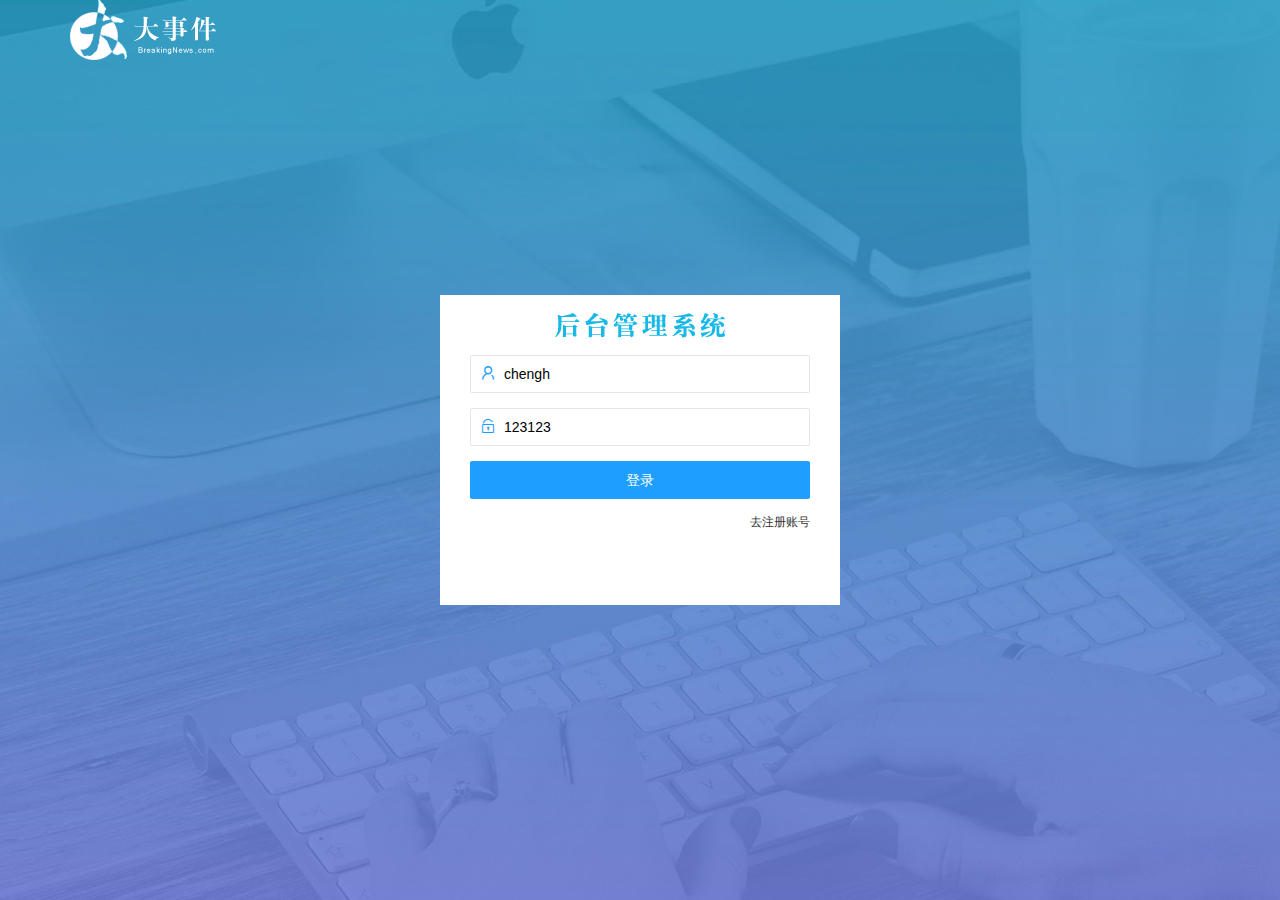
<file: login.html>
<!DOCTYPE html>
<html lang="en">

<head>
    <meta charset="UTF-8">
    <meta name="viewport" content="width=device-width, initial-scale=1.0">
    <title>登录页面</title>
    <!-- 先引入layui样式 便于修改css-->
    <link rel="stylesheet" href="/assets/lib/layui/css/layui.css">
    <link rel="stylesheet" href="/assets/css/login.css">
</head>

<body>
    <!-- 头部logo区域 -->
    <div class="layui-main">
        <img src="/assets/images/logo.png" alt="">
    </div>

    <!-- 登录注册区域 -->
    <div class="loginRegBox">
        <!-- 顶部模块 -->
        <div class="titleBox">
        </div>
        <!-- 登录的div -->
        <div class="loginBox">
            <!-- 登录表单 -->
            <form class="layui-form" id="form_login">
                <!-- 用户名 -->
                <div class="layui-form-item">
                    <i class="layui-icon layui-icon-username" style="font-size: 16px; color: #1E9FFF;"></i>  
                    <input type="text" value="chengh" name="username" required lay-verify="required" placeholder="请输入用户名"
                        autocomplete="off" class="layui-input">
                </div>
                <!-- 密码 -->
                <div class="layui-form-item">
                    <i class="layui-icon layui-icon-password" style="font-size: 16px; color: #1E9FFF;"></i>  
                    <input type="text" value="123123" name="password" required lay-verify="required|pwd" placeholder="请输入密码"
                        autocomplete="off" class="layui-input">
                </div>
                <!-- 登录按钮 -->
                <div class="layui-form-item">
                    <button class="layui-btn layui-btn-fluid layui-btn-normal" lay-submit lay-filter="formDemo">登录</button>
                </div>
                <!-- 去注册 -->
                <div class="layui-form-item links">
                    <a href="JavaScript:;" id="link_reg">去注册账号</a>
                </div>
            </form>

        </div>
        <!-- 注册的div -->
        <div class="regBox" style="display: none;">
            <!-- 登录表单 -->
            <form class="layui-form" action="" id="form_reg">
                <!-- 用户名 -->
                <div class="layui-form-item">
                    <i class="layui-icon layui-icon-username" style="font-size: 16px; color: #1E9FFF;"></i>  
                    <input type="text" name="username" required lay-verify="required" placeholder="请输入用户名"
                        autocomplete="off" class="layui-input">
                </div>
                <!-- 密码 -->
                <div class="layui-form-item">
                    <i class="layui-icon layui-icon-password" style="font-size: 16px; color: #1E9FFF;"></i>  
                    <input type="text" name="password" required lay-verify="required|pwd" placeholder="请输入密码"
                        autocomplete="off" class="layui-input">
                </div>
                <!-- 确认密码 -->
                <div class="layui-form-item">
                    <i class="layui-icon layui-icon-password" style="font-size: 16px; color: #1E9FFF;"></i>  
                    <input type="text" name="repassword" required lay-verify="required|pwd|repwd" placeholder="再次确认密码"
                        autocomplete="off" class="layui-input">
                </div>
                <!-- 登录按钮 -->
                <div class="layui-form-item ">
                    <button class="layui-btn layui-btn-fluid layui-btn-normal" lay-submit lay-filter="formDemo">注册</button>
                </div>
                <!-- 去注册 -->
                <div class="layui-form-item links">
                    <a href="JavaScript:;" id="link_login">登录</a>
                </div>
            </form>
           
        </div>
    </div>

    <!-- 引入layui.all.js实现校验 文件写在最下面 -->
    <script src="/assets/lib/layui/layui.all.js"></script>
    <!-- 导入jQuery -->
    <script src="/assets/lib/jquery.js"></script>
    <!-- 引入baseApi.js -->
    <script src="/assets/js/baseApi.js"></script>
    <!-- 引入自己的js -->
    <script src="/assets/js/login.js"></script>
</body>

</html>
</file>
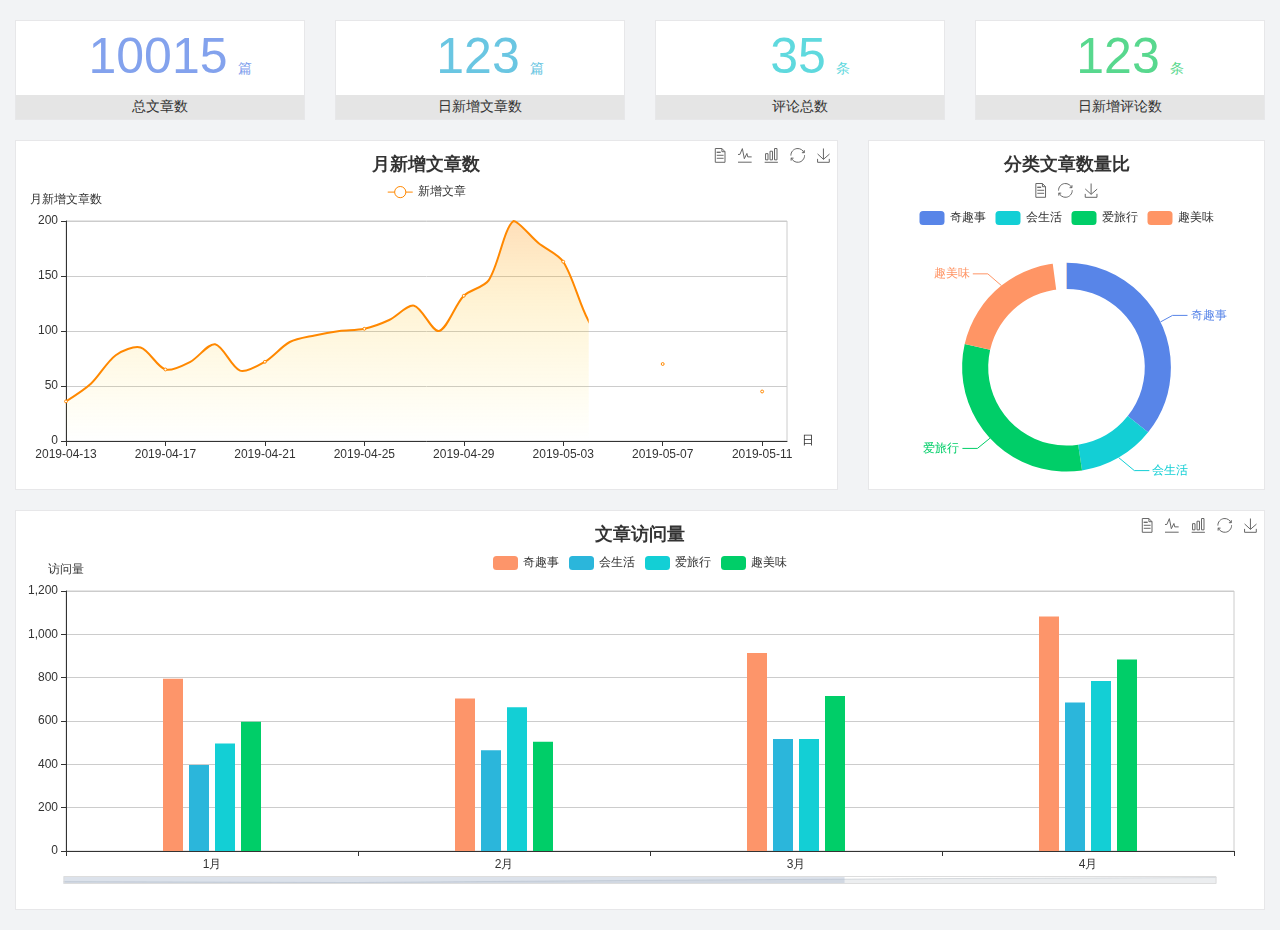
<file: home/dashboard.html>
<!DOCTYPE html>
<html lang="en">

<head>
  <meta charset="UTF-8">
  <meta name="viewport" content="width=device-width, initial-scale=1.0">
  <meta http-equiv="X-UA-Compatible" content="ie=edge">
  <title>图表统计</title>
  <link rel="stylesheet" href="../assets/lib/bootstrap.css" />
  <link rel="stylesheet" href="../assets/lib/main.css" />
  <script src="../assets/lib/jquery.js"></script>
  <script type="text/javascript" src="../assets/lib/echarts.min.js"></script>
</head>

<body>
  <div class="container-fluid">
    <div class="row spannel_list">
      <div class="col-sm-3 col-xs-6">
        <div class="spannel">
          <em>10015</em><span>篇</span>
          <b>总文章数</b>
        </div>
      </div>
      <div class="col-sm-3 col-xs-6">
        <div class="spannel scolor01">
          <em>123</em><span>篇</span>
          <b>日新增文章数</b>
        </div>
      </div>
      <div class="col-sm-3 col-xs-6">
        <div class="spannel scolor02">
          <em>35</em><span>条</span>
          <b>评论总数</b>
        </div>
      </div>
      <div class="col-sm-3 col-xs-6">
        <div class="spannel scolor03">
          <em>123</em><span>条</span>
          <b>日新增评论数</b>
        </div>
      </div>
    </div>
  </div>

  <div class="container-fluid">
    <div class="row curve-pie">
      <div class="col-lg-8 col-md-8">
        <div class="gragh_pannel" id="curve_show"></div>
      </div>
      <div class="col-lg-4 col-md-4">
        <div class="gragh_pannel" id="pie_show"></div>
      </div>
    </div>
  </div>

  <div class="container-fluid">
    <div class="column_pannel" id="column_show"></div>
  </div>

  <script>
    var oChart = echarts.init(document.getElementById('curve_show'));
    var aList_all = [
      { 'count': 36, 'date': '2019-04-13' },
      { 'count': 52, 'date': '2019-04-14' },
      { 'count': 78, 'date': '2019-04-15' },
      { 'count': 85, 'date': '2019-04-16' },
      { 'count': 65, 'date': '2019-04-17' },
      { 'count': 72, 'date': '2019-04-18' },
      { 'count': 88, 'date': '2019-04-19' },
      { 'count': 64, 'date': '2019-04-20' },
      { 'count': 72, 'date': '2019-04-21' },
      { 'count': 90, 'date': '2019-04-22' },
      { 'count': 96, 'date': '2019-04-23' },
      { 'count': 100, 'date': '2019-04-24' },
      { 'count': 102, 'date': '2019-04-25' },
      { 'count': 110, 'date': '2019-04-26' },
      { 'count': 123, 'date': '2019-04-27' },
      { 'count': 100, 'date': '2019-04-28' },
      { 'count': 132, 'date': '2019-04-29' },
      { 'count': 146, 'date': '2019-04-30' },
      { 'count': 200, 'date': '2019-05-01' },
      { 'count': 180, 'date': '2019-05-02' },
      { 'count': 163, 'date': '2019-05-03' },
      { 'count': 110, 'date': '2019-05-04' },
      { 'count': 80, 'date': '2019-05-05' },
      { 'count': 82, 'date': '2019-05-06' },
      { 'count': 70, 'date': '2019-05-07' },
      { 'count': 65, 'date': '2019-05-08' },
      { 'count': 54, 'date': '2019-05-09' },
      { 'count': 40, 'date': '2019-05-10' },
      { 'count': 45, 'date': '2019-05-11' },
      { 'count': 38, 'date': '2019-05-12' },
    ];

    let aCount = [];
    let aDate = [];

    for (var i = 0; i < aList_all.length; i++) {
      aCount.push(aList_all[i].count);
      aDate.push(aList_all[i].date);
    }

    var chartopt = {
      title: {
        text: '月新增文章数',
        left: 'center',
        top: '10'
      },
      tooltip: {
        trigger: 'axis'
      },
      legend: {
        data: ['新增文章'],
        top: '40'
      },
      toolbox: {
        show: true,
        feature: {
          mark: { show: true },
          dataView: { show: true, readOnly: false },
          magicType: { show: true, type: ['line', 'bar'] },
          restore: { show: true },
          saveAsImage: { show: true }
        }
      },
      calculable: true,
      xAxis: [
        {
          name: '日',
          type: 'category',
          boundaryGap: false,
          data: aDate
        }
      ],
      yAxis: [
        {
          name: '月新增文章数',
          type: 'value'
        }
      ],
      series: [
        {
          name: '新增文章',
          type: 'line',
          smooth: true,
          itemStyle: { normal: { areaStyle: { type: 'default' }, color: '#f80' }, lineStyle: { color: '#f80' } },
          data: aCount
        }],
      areaStyle: {
        normal: {
          color: new echarts.graphic.LinearGradient(0, 0, 0, 1, [{
            offset: 0,
            color: 'rgba(255,136,0,0.39)'
          }, {
            offset: .34,
            color: 'rgba(255,180,0,0.25)'
          }, {
            offset: 1,
            color: 'rgba(255,222,0,0.00)'
          }])

        }
      },
      grid: {
        show: true,
        x: 50,
        x2: 50,
        y: 80,
        height: 220
      }
    };

    oChart.setOption(chartopt);


    var oPie = echarts.init(document.getElementById('pie_show'));
    var oPieopt =
    {
      title: {
        top: 10,
        text: '分类文章数量比',
        x: 'center'
      },
      tooltip: {
        trigger: 'item',
        formatter: "{a} <br/>{b} : {c} ({d}%)"
      },
      color: ['#5885e8', '#13cfd5', '#00ce68', '#ff9565'],
      legend: {
        x: 'center',
        top: 65,
        data: ['奇趣事', '会生活', '爱旅行', '趣美味']
      },
      toolbox: {
        show: true,
        x: 'center',
        top: 35,
        feature: {
          mark: { show: true },
          dataView: { show: true, readOnly: false },
          magicType: {
            show: true,
            type: ['pie', 'funnel'],
            option: {
              funnel: {
                x: '25%',
                width: '50%',
                funnelAlign: 'left',
                max: 1548
              }
            }
          },
          restore: { show: true },
          saveAsImage: { show: true }
        }
      },
      calculable: true,
      series: [
        {
          name: '访问来源',
          type: 'pie',
          radius: ['45%', '60%'],
          center: ['50%', '65%'],
          data: [
            { value: 300, name: '奇趣事' },
            { value: 100, name: '会生活' },
            { value: 260, name: '爱旅行' },
            { value: 180, name: '趣美味' }
          ]
        }
      ]
    };
    oPie.setOption(oPieopt);



    var oColumn = this.echarts.init(document.getElementById('column_show'));
    var oColumnopt =
    {
      title: {
        text: '文章访问量',
        left: 'center',
        top: '10'
      },
      tooltip: {
        trigger: 'axis'
      },
      legend: {
        data: ['奇趣事', '会生活', '爱旅行', '趣美味'],
        top: '40'
      },
      toolbox: {
        show: true,
        feature: {
          mark: { show: true },
          dataView: { show: true, readOnly: false },
          magicType: { show: true, type: ['line', 'bar'] },
          restore: { show: true },
          saveAsImage: { show: true }
        }
      },
      calculable: true,
      xAxis: [
        {
          type: 'category',
          data: ['1月', '2月', '3月', '4月', '5月']
        }
      ],
      yAxis: [
        {
          name: '访问量',
          type: 'value'
        }
      ],
      series: [
        {
          name: '奇趣事',
          type: 'bar',
          barWidth: 20,
          itemStyle: {
            normal: { areaStyle: { type: 'default' }, color: '#fd956a' }
          },
          data: [800, 708, 920, 1090, 1200]
        },
        {
          name: '会生活',
          type: 'bar',
          barWidth: 20,
          itemStyle: {
            normal: { areaStyle: { type: 'default' }, color: '#2bb6db' }
          },
          data: [400, 468, 520, 690, 800]
        },
        {
          name: '爱旅行',
          type: 'bar',
          barWidth: 20,
          itemStyle: {
            normal: { areaStyle: { type: 'default' }, color: '#13cfd5' }
          },
          data: [500, 668, 520, 790, 900]
        },
        {
          name: '趣美味',
          type: 'bar',
          barWidth: 20,
          itemStyle: {
            normal: { areaStyle: { type: 'default' }, color: '#00ce68' }
          },
          data: [600, 508, 720, 890, 1000]
        }
      ],
      grid: {
        show: true,
        x: 50,
        x2: 30,
        y: 80,
        height: 260
      },
      dataZoom: [//给x轴设置滚动条
        {
          start: 0,//默认为0
          end: 100 - 1000 / 31,//默认为100
          type: 'slider',
          show: true,
          xAxisIndex: [0],
          handleSize: 0,//滑动条的 左右2个滑动条的大小
          height: 8,//组件高度
          left: 45, //左边的距离
          right: 50,//右边的距离
          bottom: 26,//右边的距离
          handleColor: '#ddd',//h滑动图标的颜色
          handleStyle: {
            borderColor: "#cacaca",
            borderWidth: "1",
            shadowBlur: 2,
            background: "#ddd",
            shadowColor: "#ddd",
          }
        }]
    };
    oColumn.setOption(oColumnopt);
  </script>
</body>

</html>
</file>
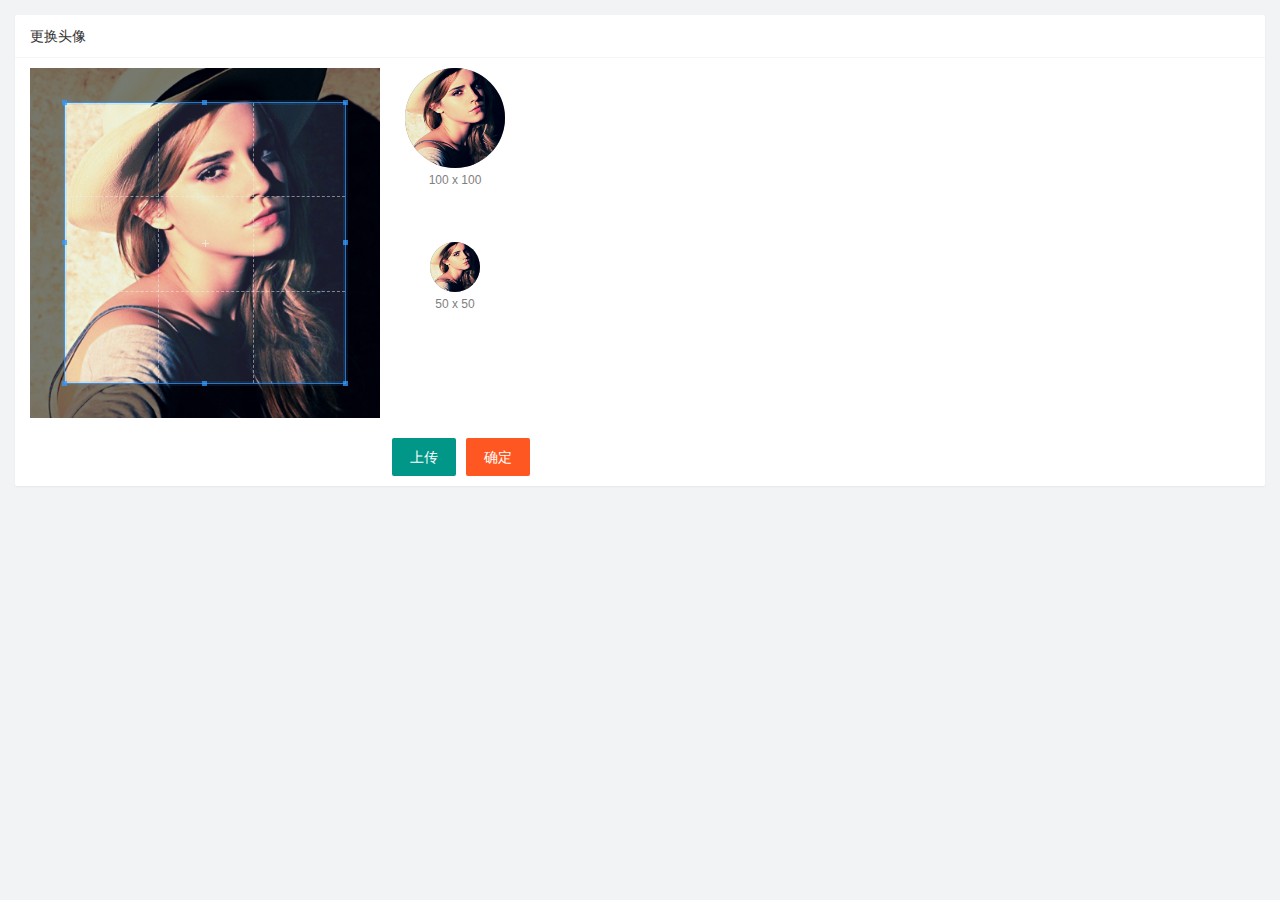
<file: user/user_avatar.html>
<!DOCTYPE html>
<html lang="en">

<head>
    <meta charset="UTF-8">
    <meta name="viewport" content="width=device-width, initial-scale=1.0">
    <title>Document</title>
    <!-- 导入layui样式 -->
    <link rel="stylesheet" href="/assets/lib/layui/css/layui.css">
    <!-- 引入cropper插件 -->
    <link rel="stylesheet" href="/assets/lib/cropper/cropper.css" />
    <!-- 引入自己的css -->
    <link rel="stylesheet" href="/assets/css/user/user_avatar.css">
</head>

<body>
    <div class="layui-card">
        <div class="layui-card-header">更换头像</div>
        <div class="layui-card-body">
            <!-- 第一行的图片裁剪和预览区域 -->
            <div class="row1">
                <!-- 图片裁剪区域 -->
                <div class="cropper-box">
                    <!-- 这个 img 标签很重要，将来会把它初始化为裁剪区域 -->
                    <img id="image" src="/assets/images/sample.jpg" />
                </div>
                <!-- 图片的预览区域 -->
                <div class="preview-box">
                    <div>
                        <!-- 宽高为 100px 的预览区域 -->
                        <div class="img-preview w100"></div>
                        <p class="size">100 x 100</p>
                    </div>
                    <div>
                        <!-- 宽高为 50px 的预览区域 -->
                        <div class="img-preview w50"></div>
                        <p class="size">50 x 50</p>
                    </div>
                </div>
            </div>

            <!-- 第二行的按钮区域 -->
            <div class="row2">
                <!-- accept实现图片上传格式的类型有哪些 -->
                <input type="file" style="display: none;" id="file" accept="image/jpeg,image/png">
                <button type="button" class="layui-btn" id="chooseImg">上传</button>
                <button type="button" id="btnUpload" class="layui-btn layui-btn-danger">确定</button>
            </div>
        </div>
    </div>

    <!-- 引入 layui的js -->
    <script src="/assets/lib/layui/layui.all.js"></script>
    <!-- 引入jq -->
    <script src="/assets/lib/jquery.js"></script>
    <!-- 引入cropper插件的js -->
    <script src="/assets/lib/cropper/Cropper.js"></script>
    <script src="/assets/lib/cropper/jquery-cropper.js"></script>
    <!-- 引入baseApi.js -->
    <script src="/assets/js/baseApi.js"></script>
    <!-- 引入本页面的js -->
    <script src="/assets/js/user/user_avatar.js"></script>
</body>

</html>
</file>
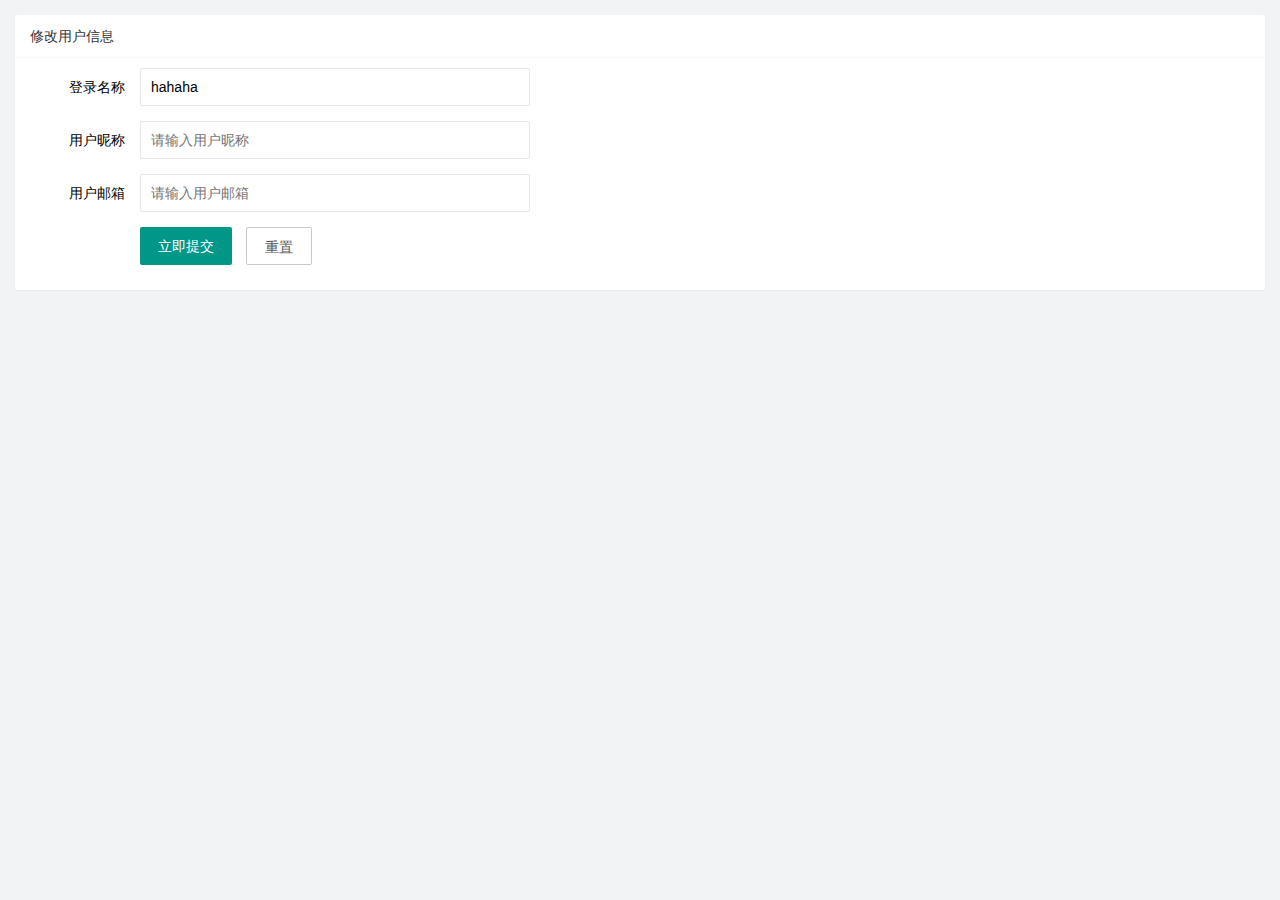
<file: user/user_info.html>
<!DOCTYPE html>
<html lang="en">

<head>
    <meta charset="UTF-8">
    <meta name="viewport" content="width=device-width, initial-scale=1.0">
    <title>Document</title>
    <!-- 导入layui样式 -->
    <link rel="stylesheet" href="/assets/lib/layui/css/layui.css">
    <!-- 引入自己的css -->
    <link rel="stylesheet" href="/assets/css/user/user_info.css">
</head>

<body>
    <div class="layui-card">
        <div class="layui-card-header">修改用户信息</div>
        <div class="layui-card-body">
            <form class="layui-form" lay-filter="formUserInfo">
                <!-- 隐藏域 -->
                <input type="hidden" name="id">
                <!-- 表单信息 -->
                <div class="layui-form-item">
                    <label class="layui-form-label">登录名称</label>
                    <div class="layui-input-block">
                        <input type="text" name="username" readonly value="hahaha" required lay-verify="required"
                            placeholder="请输入登录名称" autocomplete="off" class="layui-input">
                    </div>
                </div>
                <div class="layui-form-item">
                    <label class="layui-form-label">用户昵称</label>
                    <div class="layui-input-block">
                        <input type="text" name="nickname" required lay-verify="required|nickname" placeholder="请输入用户昵称"
                            autocomplete="off" class="layui-input">
                    </div>
                </div>
                <div class="layui-form-item">
                    <label class="layui-form-label">用户邮箱
                    </label>
                    <div class="layui-input-block">
                        <input type="text" name="email" required lay-verify="required|email" placeholder="请输入用户邮箱"
                            autocomplete="off" class="layui-input">
                    </div>
                </div>
                <div class="layui-form-item">
                    <div class="layui-input-block">
                        <button class="layui-btn" lay-submit lay-filter="formDemo">立即提交</button>
                        <button type="reset" id="btnReset" class="layui-btn layui-btn-primary">重置</button>
                    </div>
                </div>
            </form>
        </div>
    </div>

    <!-- 引入 layui的js -->
    <script src="/assets/lib/layui/layui.all.js"></script>
    <!-- 引入jq -->
    <script src="/assets/lib/jquery.js"></script>
    <!-- 引入baseApi.js -->
    <script src="/assets/js/baseApi.js"></script>
    <!-- 引入本页面的js -->
    <script src="/assets/js/user/user_info.js"></script>
</body>

</html>
</file>
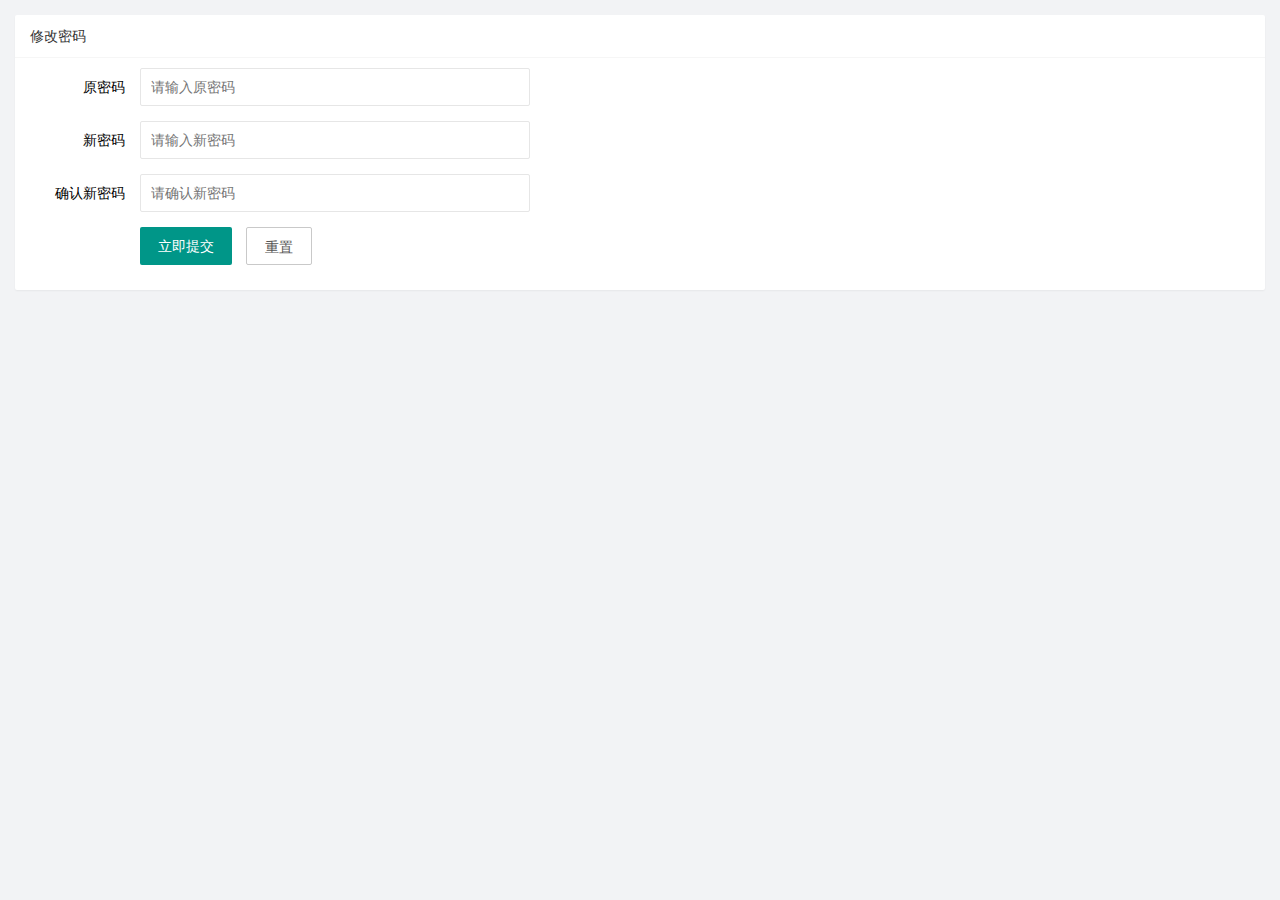
<file: user/user_pwd.html>
<!DOCTYPE html>
<html lang="en">

<head>
    <meta charset="UTF-8">
    <meta name="viewport" content="width=device-width, initial-scale=1.0">
    <title>Document</title>
    <!-- 导入layui样式 -->
    <link rel="stylesheet" href="/assets/lib/layui/css/layui.css">
    <!-- 引入自己的css -->
    <link rel="stylesheet" href="/assets/css/user/user_pwd.css">
</head>

<body>
    <div class="layui-card">
        <div class="layui-card-header">修改密码</div>
        <div class="layui-card-body">
            <form class="layui-form" lay-filter="formUserInfo">
                <!-- 表单信息 -->
                <div class="layui-form-item">
                    <label class="layui-form-label">原密码</label>
                    <div class="layui-input-block">
                        <input type="text" name="oldPwd" required lay-verify="required|pwd"
                            placeholder="请输入原密码" autocomplete="off" class="layui-input">
                    </div>
                </div>
                <div class="layui-form-item">
                    <label class="layui-form-label">新密码</label>
                    <div class="layui-input-block">
                        <input type="text" name="newPwd" required lay-verify="required|pwd|samePwd" placeholder="请输入新密码"
                            autocomplete="off" class="layui-input">
                    </div>
                </div>
                <div class="layui-form-item">
                    <label class="layui-form-label">确认新密码</label>
                    <div class="layui-input-block">
                        <input type="text" name="rePwd" required lay-verify="required|pwd|rePwd" placeholder="请确认新密码"
                            autocomplete="off" class="layui-input">
                    </div>
                </div>
                <div class="layui-form-item">
                    <div class="layui-input-block">
                        <button class="layui-btn" lay-submit lay-filter="formDemo">立即提交</button>
                        <button type="reset" id="btnReset" class="layui-btn layui-btn-primary">重置</button>
                    </div>
                </div>
            </form>
        </div>
    </div>

    <!-- 引入 layui的js -->
    <script src="/assets/lib/layui/layui.all.js"></script>
    <!-- 引入jq -->
    <script src="/assets/lib/jquery.js"></script>
    <!-- 引入baseApi.js -->
    <script src="/assets/js/baseApi.js"></script>
    <!-- 引入本页面的js -->
    <script src="/assets/js/user/user_pwd.js"></script>
</body>

</html>
</file>
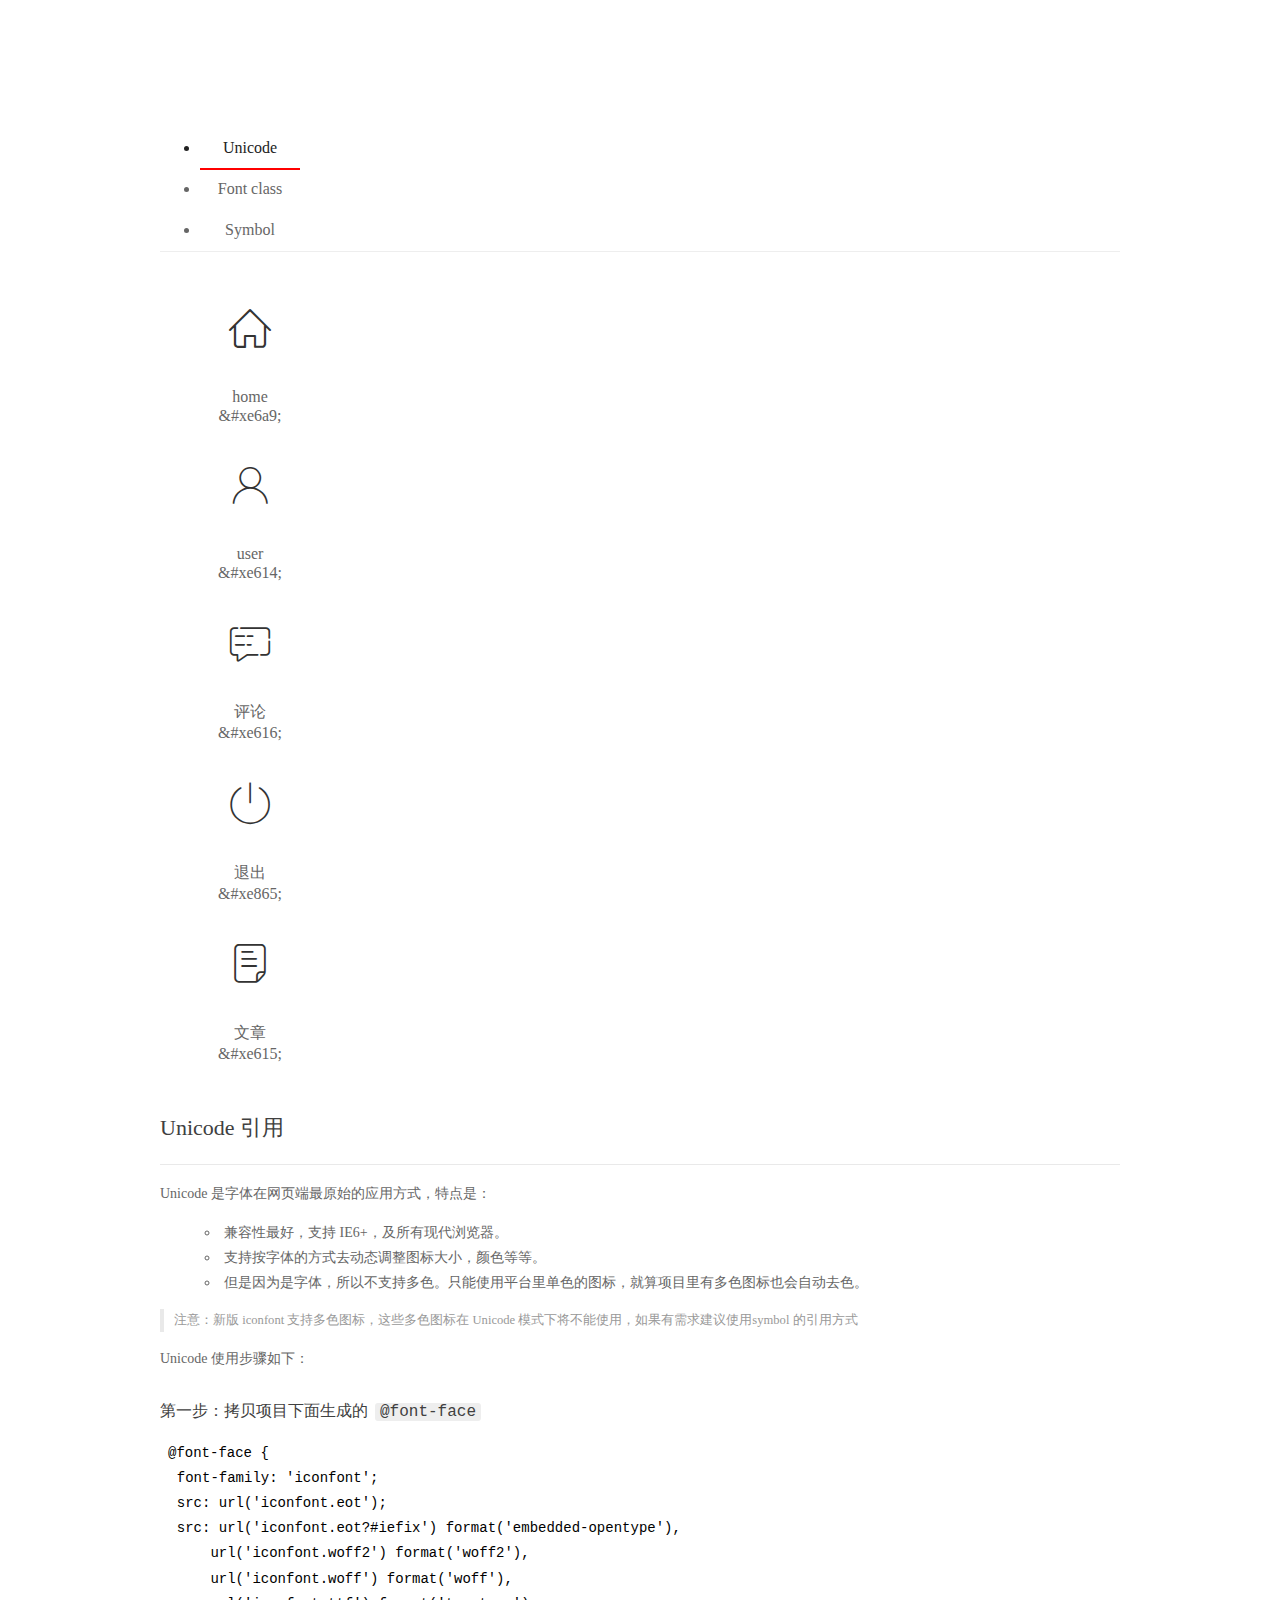
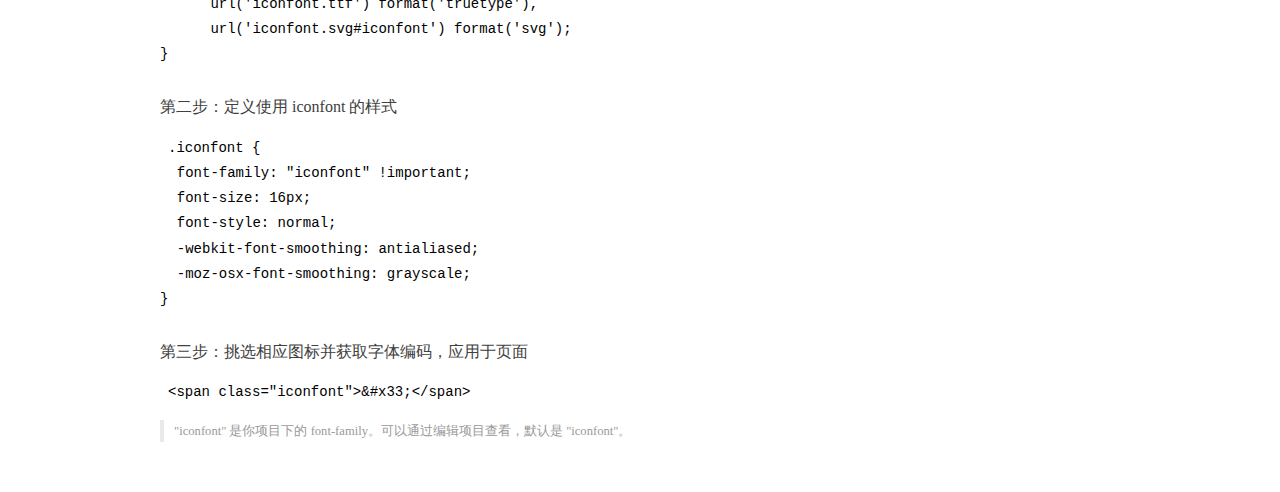
<file: assets/fonts/demo_index.html>
<!DOCTYPE html>
<html>
<head>
  <meta charset="utf-8"/>
  <title>IconFont Demo</title>
  <link rel="shortcut icon" href="https://gtms04.alicdn.com/tps/i4/TB1_oz6GVXXXXaFXpXXJDFnIXXX-64-64.ico" type="image/x-icon"/>
  <link rel="stylesheet" href="https://g.alicdn.com/thx/cube/1.3.2/cube.min.css">
  <link rel="stylesheet" href="demo.css">
  <link rel="stylesheet" href="iconfont.css">
  <script src="iconfont.js"></script>
  <!-- jQuery -->
  <script src="https://a1.alicdn.com/oss/uploads/2018/12/26/7bfddb60-08e8-11e9-9b04-53e73bb6408b.js"></script>
  <!-- 代码高亮 -->
  <script src="https://a1.alicdn.com/oss/uploads/2018/12/26/a3f714d0-08e6-11e9-8a15-ebf944d7534c.js"></script>
</head>
<body>
  <div class="main">
    <h1 class="logo"><a href="https://www.iconfont.cn/" title="iconfont 首页" target="_blank">&#xe86b;</a></h1>
    <div class="nav-tabs">
      <ul id="tabs" class="dib-box">
        <li class="dib active"><span>Unicode</span></li>
        <li class="dib"><span>Font class</span></li>
        <li class="dib"><span>Symbol</span></li>
      </ul>
      
    </div>
    <div class="tab-container">
      <div class="content unicode" style="display: block;">
          <ul class="icon_lists dib-box">
          
            <li class="dib">
              <span class="icon iconfont">&#xe6a9;</span>
                <div class="name">home</div>
                <div class="code-name">&amp;#xe6a9;</div>
              </li>
          
            <li class="dib">
              <span class="icon iconfont">&#xe614;</span>
                <div class="name">user</div>
                <div class="code-name">&amp;#xe614;</div>
              </li>
          
            <li class="dib">
              <span class="icon iconfont">&#xe616;</span>
                <div class="name">评论</div>
                <div class="code-name">&amp;#xe616;</div>
              </li>
          
            <li class="dib">
              <span class="icon iconfont">&#xe865;</span>
                <div class="name">退出</div>
                <div class="code-name">&amp;#xe865;</div>
              </li>
          
            <li class="dib">
              <span class="icon iconfont">&#xe615;</span>
                <div class="name">文章</div>
                <div class="code-name">&amp;#xe615;</div>
              </li>
          
          </ul>
          <div class="article markdown">
          <h2 id="unicode-">Unicode 引用</h2>
          <hr>

          <p>Unicode 是字体在网页端最原始的应用方式，特点是：</p>
          <ul>
            <li>兼容性最好，支持 IE6+，及所有现代浏览器。</li>
            <li>支持按字体的方式去动态调整图标大小，颜色等等。</li>
            <li>但是因为是字体，所以不支持多色。只能使用平台里单色的图标，就算项目里有多色图标也会自动去色。</li>
          </ul>
          <blockquote>
            <p>注意：新版 iconfont 支持多色图标，这些多色图标在 Unicode 模式下将不能使用，如果有需求建议使用symbol 的引用方式</p>
          </blockquote>
          <p>Unicode 使用步骤如下：</p>
          <h3 id="-font-face">第一步：拷贝项目下面生成的 <code>@font-face</code></h3>
<pre><code class="language-css"
>@font-face {
  font-family: 'iconfont';
  src: url('iconfont.eot');
  src: url('iconfont.eot?#iefix') format('embedded-opentype'),
      url('iconfont.woff2') format('woff2'),
      url('iconfont.woff') format('woff'),
      url('iconfont.ttf') format('truetype'),
      url('iconfont.svg#iconfont') format('svg');
}
</code></pre>
          <h3 id="-iconfont-">第二步：定义使用 iconfont 的样式</h3>
<pre><code class="language-css"
>.iconfont {
  font-family: "iconfont" !important;
  font-size: 16px;
  font-style: normal;
  -webkit-font-smoothing: antialiased;
  -moz-osx-font-smoothing: grayscale;
}
</code></pre>
          <h3 id="-">第三步：挑选相应图标并获取字体编码，应用于页面</h3>
<pre>
<code class="language-html"
>&lt;span class="iconfont"&gt;&amp;#x33;&lt;/span&gt;
</code></pre>
          <blockquote>
            <p>"iconfont" 是你项目下的 font-family。可以通过编辑项目查看，默认是 "iconfont"。</p>
          </blockquote>
          </div>
      </div>
      <div class="content font-class">
        <ul class="icon_lists dib-box">
          
          <li class="dib">
            <span class="icon iconfont icon-home"></span>
            <div class="name">
              home
            </div>
            <div class="code-name">.icon-home
            </div>
          </li>
          
          <li class="dib">
            <span class="icon iconfont icon-user"></span>
            <div class="name">
              user
            </div>
            <div class="code-name">.icon-user
            </div>
          </li>
          
          <li class="dib">
            <span class="icon iconfont icon-pinglun"></span>
            <div class="name">
              评论
            </div>
            <div class="code-name">.icon-pinglun
            </div>
          </li>
          
          <li class="dib">
            <span class="icon iconfont icon-tuichu"></span>
            <div class="name">
              退出
            </div>
            <div class="code-name">.icon-tuichu
            </div>
          </li>
          
          <li class="dib">
            <span class="icon iconfont icon-16"></span>
            <div class="name">
              文章
            </div>
            <div class="code-name">.icon-16
            </div>
          </li>
          
        </ul>
        <div class="article markdown">
        <h2 id="font-class-">font-class 引用</h2>
        <hr>

        <p>font-class 是 Unicode 使用方式的一种变种，主要是解决 Unicode 书写不直观，语意不明确的问题。</p>
        <p>与 Unicode 使用方式相比，具有如下特点：</p>
        <ul>
          <li>兼容性良好，支持 IE8+，及所有现代浏览器。</li>
          <li>相比于 Unicode 语意明确，书写更直观。可以很容易分辨这个 icon 是什么。</li>
          <li>因为使用 class 来定义图标，所以当要替换图标时，只需要修改 class 里面的 Unicode 引用。</li>
          <li>不过因为本质上还是使用的字体，所以多色图标还是不支持的。</li>
        </ul>
        <p>使用步骤如下：</p>
        <h3 id="-fontclass-">第一步：引入项目下面生成的 fontclass 代码：</h3>
<pre><code class="language-html">&lt;link rel="stylesheet" href="./iconfont.css"&gt;
</code></pre>
        <h3 id="-">第二步：挑选相应图标并获取类名，应用于页面：</h3>
<pre><code class="language-html">&lt;span class="iconfont icon-xxx"&gt;&lt;/span&gt;
</code></pre>
        <blockquote>
          <p>"
            iconfont" 是你项目下的 font-family。可以通过编辑项目查看，默认是 "iconfont"。</p>
        </blockquote>
      </div>
      </div>
      <div class="content symbol">
          <ul class="icon_lists dib-box">
          
            <li class="dib">
                <svg class="icon svg-icon" aria-hidden="true">
                  <use xlink:href="#icon-home"></use>
                </svg>
                <div class="name">home</div>
                <div class="code-name">#icon-home</div>
            </li>
          
            <li class="dib">
                <svg class="icon svg-icon" aria-hidden="true">
                  <use xlink:href="#icon-user"></use>
                </svg>
                <div class="name">user</div>
                <div class="code-name">#icon-user</div>
            </li>
          
            <li class="dib">
                <svg class="icon svg-icon" aria-hidden="true">
                  <use xlink:href="#icon-pinglun"></use>
                </svg>
                <div class="name">评论</div>
                <div class="code-name">#icon-pinglun</div>
            </li>
          
            <li class="dib">
                <svg class="icon svg-icon" aria-hidden="true">
                  <use xlink:href="#icon-tuichu"></use>
                </svg>
                <div class="name">退出</div>
                <div class="code-name">#icon-tuichu</div>
            </li>
          
            <li class="dib">
                <svg class="icon svg-icon" aria-hidden="true">
                  <use xlink:href="#icon-16"></use>
                </svg>
                <div class="name">文章</div>
                <div class="code-name">#icon-16</div>
            </li>
          
          </ul>
          <div class="article markdown">
          <h2 id="symbol-">Symbol 引用</h2>
          <hr>

          <p>这是一种全新的使用方式，应该说这才是未来的主流，也是平台目前推荐的用法。相关介绍可以参考这篇<a href="">文章</a>
            这种用法其实是做了一个 SVG 的集合，与另外两种相比具有如下特点：</p>
          <ul>
            <li>支持多色图标了，不再受单色限制。</li>
            <li>通过一些技巧，支持像字体那样，通过 <code>font-size</code>, <code>color</code> 来调整样式。</li>
            <li>兼容性较差，支持 IE9+，及现代浏览器。</li>
            <li>浏览器渲染 SVG 的性能一般，还不如 png。</li>
          </ul>
          <p>使用步骤如下：</p>
          <h3 id="-symbol-">第一步：引入项目下面生成的 symbol 代码：</h3>
<pre><code class="language-html">&lt;script src="./iconfont.js"&gt;&lt;/script&gt;
</code></pre>
          <h3 id="-css-">第二步：加入通用 CSS 代码（引入一次就行）：</h3>
<pre><code class="language-html">&lt;style&gt;
.icon {
  width: 1em;
  height: 1em;
  vertical-align: -0.15em;
  fill: currentColor;
  overflow: hidden;
}
&lt;/style&gt;
</code></pre>
          <h3 id="-">第三步：挑选相应图标并获取类名，应用于页面：</h3>
<pre><code class="language-html">&lt;svg class="icon" aria-hidden="true"&gt;
  &lt;use xlink:href="#icon-xxx"&gt;&lt;/use&gt;
&lt;/svg&gt;
</code></pre>
          </div>
      </div>

    </div>
  </div>
  <script>
  $(document).ready(function () {
      $('.tab-container .content:first').show()

      $('#tabs li').click(function (e) {
        var tabContent = $('.tab-container .content')
        var index = $(this).index()

        if ($(this).hasClass('active')) {
          return
        } else {
          $('#tabs li').removeClass('active')
          $(this).addClass('active')

          tabContent.hide().eq(index).fadeIn()
        }
      })
    })
  </script>
</body>
</html>
</file>
<file: assets/lib/layui/css/layui.css>
/** layui-v2.5.5 MIT License By https://www.layui.com */
 .layui-inline,img{display:inline-block;vertical-align:middle}h1,h2,h3,h4,h5,h6{font-weight:400}.layui-edge,.layui-header,.layui-inline,.layui-main{position:relative}.layui-body,.layui-edge,.layui-elip{overflow:hidden}.layui-btn,.layui-edge,.layui-inline,img{vertical-align:middle}.layui-btn,.layui-disabled,.layui-icon,.layui-unselect{-moz-user-select:none;-webkit-user-select:none;-ms-user-select:none}.layui-elip,.layui-form-checkbox span,.layui-form-pane .layui-form-label{text-overflow:ellipsis;white-space:nowrap}.layui-breadcrumb,.layui-tree-btnGroup{visibility:hidden}blockquote,body,button,dd,div,dl,dt,form,h1,h2,h3,h4,h5,h6,input,li,ol,p,pre,td,textarea,th,ul{margin:0;padding:0;-webkit-tap-highlight-color:rgba(0,0,0,0)}a:active,a:hover{outline:0}img{border:none}li{list-style:none}table{border-collapse:collapse;border-spacing:0}h4,h5,h6{font-size:100%}button,input,optgroup,option,select,textarea{font-family:inherit;font-size:inherit;font-style:inherit;font-weight:inherit;outline:0}pre{white-space:pre-wrap;white-space:-moz-pre-wrap;white-space:-pre-wrap;white-space:-o-pre-wrap;word-wrap:break-word}body{line-height:24px;font:14px Helvetica Neue,Helvetica,PingFang SC,Tahoma,Arial,sans-serif}hr{height:1px;margin:10px 0;border:0;clear:both}a{color:#333;text-decoration:none}a:hover{color:#777}a cite{font-style:normal;*cursor:pointer}.layui-border-box,.layui-border-box *{box-sizing:border-box}.layui-box,.layui-box *{box-sizing:content-box}.layui-clear{clear:both;*zoom:1}.layui-clear:after{content:'\20';clear:both;*zoom:1;display:block;height:0}.layui-inline{*display:inline;*zoom:1}.layui-edge{display:inline-block;width:0;height:0;border-width:6px;border-style:dashed;border-color:transparent}.layui-edge-top{top:-4px;border-bottom-color:#999;border-bottom-style:solid}.layui-edge-right{border-left-color:#999;border-left-style:solid}.layui-edge-bottom{top:2px;border-top-color:#999;border-top-style:solid}.layui-edge-left{border-right-color:#999;border-right-style:solid}.layui-disabled,.layui-disabled:hover{color:#d2d2d2!important;cursor:not-allowed!important}.layui-circle{border-radius:100%}.layui-show{display:block!important}.layui-hide{display:none!important}@font-face{font-family:layui-icon;src:url(../font/iconfont.eot?v=250);src:url(../font/iconfont.eot?v=250#iefix) format('embedded-opentype'),url(../font/iconfont.woff2?v=250) format('woff2'),url(../font/iconfont.woff?v=250) format('woff'),url(../font/iconfont.ttf?v=250) format('truetype'),url(../font/iconfont.svg?v=250#layui-icon) format('svg')}.layui-icon{font-family:layui-icon!important;font-size:16px;font-style:normal;-webkit-font-smoothing:antialiased;-moz-osx-font-smoothing:grayscale}.layui-icon-reply-fill:before{content:"\e611"}.layui-icon-set-fill:before{content:"\e614"}.layui-icon-menu-fill:before{content:"\e60f"}.layui-icon-search:before{content:"\e615"}.layui-icon-share:before{content:"\e641"}.layui-icon-set-sm:before{content:"\e620"}.layui-icon-engine:before{content:"\e628"}.layui-icon-close:before{content:"\1006"}.layui-icon-close-fill:before{content:"\1007"}.layui-icon-chart-screen:before{content:"\e629"}.layui-icon-star:before{content:"\e600"}.layui-icon-circle-dot:before{content:"\e617"}.layui-icon-chat:before{content:"\e606"}.layui-icon-release:before{content:"\e609"}.layui-icon-list:before{content:"\e60a"}.layui-icon-chart:before{content:"\e62c"}.layui-icon-ok-circle:before{content:"\1005"}.layui-icon-layim-theme:before{content:"\e61b"}.layui-icon-table:before{content:"\e62d"}.layui-icon-right:before{content:"\e602"}.layui-icon-left:before{content:"\e603"}.layui-icon-cart-simple:before{content:"\e698"}.layui-icon-face-cry:before{content:"\e69c"}.layui-icon-face-smile:before{content:"\e6af"}.layui-icon-survey:before{content:"\e6b2"}.layui-icon-tree:before{content:"\e62e"}.layui-icon-upload-circle:before{content:"\e62f"}.layui-icon-add-circle:before{content:"\e61f"}.layui-icon-download-circle:before{content:"\e601"}.layui-icon-templeate-1:before{content:"\e630"}.layui-icon-util:before{content:"\e631"}.layui-icon-face-surprised:before{content:"\e664"}.layui-icon-edit:before{content:"\e642"}.layui-icon-speaker:before{content:"\e645"}.layui-icon-down:before{content:"\e61a"}.layui-icon-file:before{content:"\e621"}.layui-icon-layouts:before{content:"\e632"}.layui-icon-rate-half:before{content:"\e6c9"}.layui-icon-add-circle-fine:before{content:"\e608"}.layui-icon-prev-circle:before{content:"\e633"}.layui-icon-read:before{content:"\e705"}.layui-icon-404:before{content:"\e61c"}.layui-icon-carousel:before{content:"\e634"}.layui-icon-help:before{content:"\e607"}.layui-icon-code-circle:before{content:"\e635"}.layui-icon-water:before{content:"\e636"}.layui-icon-username:before{content:"\e66f"}.layui-icon-find-fill:before{content:"\e670"}.layui-icon-about:before{content:"\e60b"}.layui-icon-location:before{content:"\e715"}.layui-icon-up:before{content:"\e619"}.layui-icon-pause:before{content:"\e651"}.layui-icon-date:before{content:"\e637"}.layui-icon-layim-uploadfile:before{content:"\e61d"}.layui-icon-delete:before{content:"\e640"}.layui-icon-play:before{content:"\e652"}.layui-icon-top:before{content:"\e604"}.layui-icon-friends:before{content:"\e612"}.layui-icon-refresh-3:before{content:"\e9aa"}.layui-icon-ok:before{content:"\e605"}.layui-icon-layer:before{content:"\e638"}.layui-icon-face-smile-fine:before{content:"\e60c"}.layui-icon-dollar:before{content:"\e659"}.layui-icon-group:before{content:"\e613"}.layui-icon-layim-download:before{content:"\e61e"}.layui-icon-picture-fine:before{content:"\e60d"}.layui-icon-link:before{content:"\e64c"}.layui-icon-diamond:before{content:"\e735"}.layui-icon-log:before{content:"\e60e"}.layui-icon-rate-solid:before{content:"\e67a"}.layui-icon-fonts-del:before{content:"\e64f"}.layui-icon-unlink:before{content:"\e64d"}.layui-icon-fonts-clear:before{content:"\e639"}.layui-icon-triangle-r:before{content:"\e623"}.layui-icon-circle:before{content:"\e63f"}.layui-icon-radio:before{content:"\e643"}.layui-icon-align-center:before{content:"\e647"}.layui-icon-align-right:before{content:"\e648"}.layui-icon-align-left:before{content:"\e649"}.layui-icon-loading-1:before{content:"\e63e"}.layui-icon-return:before{content:"\e65c"}.layui-icon-fonts-strong:before{content:"\e62b"}.layui-icon-upload:before{content:"\e67c"}.layui-icon-dialogue:before{content:"\e63a"}.layui-icon-video:before{content:"\e6ed"}.layui-icon-headset:before{content:"\e6fc"}.layui-icon-cellphone-fine:before{content:"\e63b"}.layui-icon-add-1:before{content:"\e654"}.layui-icon-face-smile-b:before{content:"\e650"}.layui-icon-fonts-html:before{content:"\e64b"}.layui-icon-form:before{content:"\e63c"}.layui-icon-cart:before{content:"\e657"}.layui-icon-camera-fill:before{content:"\e65d"}.layui-icon-tabs:before{content:"\e62a"}.layui-icon-fonts-code:before{content:"\e64e"}.layui-icon-fire:before{content:"\e756"}.layui-icon-set:before{content:"\e716"}.layui-icon-fonts-u:before{content:"\e646"}.layui-icon-triangle-d:before{content:"\e625"}.layui-icon-tips:before{content:"\e702"}.layui-icon-picture:before{content:"\e64a"}.layui-icon-more-vertical:before{content:"\e671"}.layui-icon-flag:before{content:"\e66c"}.layui-icon-loading:before{content:"\e63d"}.layui-icon-fonts-i:before{content:"\e644"}.layui-icon-refresh-1:before{content:"\e666"}.layui-icon-rmb:before{content:"\e65e"}.layui-icon-home:before{content:"\e68e"}.layui-icon-user:before{content:"\e770"}.layui-icon-notice:before{content:"\e667"}.layui-icon-login-weibo:before{content:"\e675"}.layui-icon-voice:before{content:"\e688"}.layui-icon-upload-drag:before{content:"\e681"}.layui-icon-login-qq:before{content:"\e676"}.layui-icon-snowflake:before{content:"\e6b1"}.layui-icon-file-b:before{content:"\e655"}.layui-icon-template:before{content:"\e663"}.layui-icon-auz:before{content:"\e672"}.layui-icon-console:before{content:"\e665"}.layui-icon-app:before{content:"\e653"}.layui-icon-prev:before{content:"\e65a"}.layui-icon-website:before{content:"\e7ae"}.layui-icon-next:before{content:"\e65b"}.layui-icon-component:before{content:"\e857"}.layui-icon-more:before{content:"\e65f"}.layui-icon-login-wechat:before{content:"\e677"}.layui-icon-shrink-right:before{content:"\e668"}.layui-icon-spread-left:before{content:"\e66b"}.layui-icon-camera:before{content:"\e660"}.layui-icon-note:before{content:"\e66e"}.layui-icon-refresh:before{content:"\e669"}.layui-icon-female:before{content:"\e661"}.layui-icon-male:before{content:"\e662"}.layui-icon-password:before{content:"\e673"}.layui-icon-senior:before{content:"\e674"}.layui-icon-theme:before{content:"\e66a"}.layui-icon-tread:before{content:"\e6c5"}.layui-icon-praise:before{content:"\e6c6"}.layui-icon-star-fill:before{content:"\e658"}.layui-icon-rate:before{content:"\e67b"}.layui-icon-template-1:before{content:"\e656"}.layui-icon-vercode:before{content:"\e679"}.layui-icon-cellphone:before{content:"\e678"}.layui-icon-screen-full:before{content:"\e622"}.layui-icon-screen-restore:before{content:"\e758"}.layui-icon-cols:before{content:"\e610"}.layui-icon-export:before{content:"\e67d"}.layui-icon-print:before{content:"\e66d"}.layui-icon-slider:before{content:"\e714"}.layui-icon-addition:before{content:"\e624"}.layui-icon-subtraction:before{content:"\e67e"}.layui-icon-service:before{content:"\e626"}.layui-icon-transfer:before{content:"\e691"}.layui-main{width:1140px;margin:0 auto}.layui-header{z-index:1000;height:60px}.layui-header a:hover{transition:all .5s;-webkit-transition:all .5s}.layui-side{position:fixed;left:0;top:0;bottom:0;z-index:999;width:200px;overflow-x:hidden}.layui-side-scroll{position:relative;width:220px;height:100%;overflow-x:hidden}.layui-body{position:absolute;left:200px;right:0;top:0;bottom:0;z-index:998;width:auto;overflow-y:auto;box-sizing:border-box}.layui-layout-body{overflow:hidden}.layui-layout-admin .layui-header{background-color:#23262E}.layui-layout-admin .layui-side{top:60px;width:200px;overflow-x:hidden}.layui-layout-admin .layui-body{position:fixed;top:60px;bottom:44px}.layui-layout-admin .layui-main{width:auto;margin:0 15px}.layui-layout-admin .layui-footer{position:fixed;left:200px;right:0;bottom:0;height:44px;line-height:44px;padding:0 15px;background-color:#eee}.layui-layout-admin .layui-logo{position:absolute;left:0;top:0;width:200px;height:100%;line-height:60px;text-align:center;color:#009688;font-size:16px}.layui-layout-admin .layui-header .layui-nav{background:0 0}.layui-layout-left{position:absolute!important;left:200px;top:0}.layui-layout-right{position:absolute!important;right:0;top:0}.layui-container{position:relative;margin:0 auto;padding:0 15px;box-sizing:border-box}.layui-fluid{position:relative;margin:0 auto;padding:0 15px}.layui-row:after,.layui-row:before{content:'';display:block;clear:both}.layui-col-lg1,.layui-col-lg10,.layui-col-lg11,.layui-col-lg12,.layui-col-lg2,.layui-col-lg3,.layui-col-lg4,.layui-col-lg5,.layui-col-lg6,.layui-col-lg7,.layui-col-lg8,.layui-col-lg9,.layui-col-md1,.layui-col-md10,.layui-col-md11,.layui-col-md12,.layui-col-md2,.layui-col-md3,.layui-col-md4,.layui-col-md5,.layui-col-md6,.layui-col-md7,.layui-col-md8,.layui-col-md9,.layui-col-sm1,.layui-col-sm10,.layui-col-sm11,.layui-col-sm12,.layui-col-sm2,.layui-col-sm3,.layui-col-sm4,.layui-col-sm5,.layui-col-sm6,.layui-col-sm7,.layui-col-sm8,.layui-col-sm9,.layui-col-xs1,.layui-col-xs10,.layui-col-xs11,.layui-col-xs12,.layui-col-xs2,.layui-col-xs3,.layui-col-xs4,.layui-col-xs5,.layui-col-xs6,.layui-col-xs7,.layui-col-xs8,.layui-col-xs9{position:relative;display:block;box-sizing:border-box}.layui-col-xs1,.layui-col-xs10,.layui-col-xs11,.layui-col-xs12,.layui-col-xs2,.layui-col-xs3,.layui-col-xs4,.layui-col-xs5,.layui-col-xs6,.layui-col-xs7,.layui-col-xs8,.layui-col-xs9{float:left}.layui-col-xs1{width:8.33333333%}.layui-col-xs2{width:16.66666667%}.layui-col-xs3{width:25%}.layui-col-xs4{width:33.33333333%}.layui-col-xs5{width:41.66666667%}.layui-col-xs6{width:50%}.layui-col-xs7{width:58.33333333%}.layui-col-xs8{width:66.66666667%}.layui-col-xs9{width:75%}.layui-col-xs10{width:83.33333333%}.layui-col-xs11{width:91.66666667%}.layui-col-xs12{width:100%}.layui-col-xs-offset1{margin-left:8.33333333%}.layui-col-xs-offset2{margin-left:16.66666667%}.layui-col-xs-offset3{margin-left:25%}.layui-col-xs-offset4{margin-left:33.33333333%}.layui-col-xs-offset5{margin-left:41.66666667%}.layui-col-xs-offset6{margin-left:50%}.layui-col-xs-offset7{margin-left:58.33333333%}.layui-col-xs-offset8{margin-left:66.66666667%}.layui-col-xs-offset9{margin-left:75%}.layui-col-xs-offset10{margin-left:83.33333333%}.layui-col-xs-offset11{margin-left:91.66666667%}.layui-col-xs-offset12{margin-left:100%}@media screen and (max-width:768px){.layui-hide-xs{display:none!important}.layui-show-xs-block{display:block!important}.layui-show-xs-inline{display:inline!important}.layui-show-xs-inline-block{display:inline-block!important}}@media screen and (min-width:768px){.layui-container{width:750px}.layui-hide-sm{display:none!important}.layui-show-sm-block{display:block!important}.layui-show-sm-inline{display:inline!important}.layui-show-sm-inline-block{display:inline-block!important}.layui-col-sm1,.layui-col-sm10,.layui-col-sm11,.layui-col-sm12,.layui-col-sm2,.layui-col-sm3,.layui-col-sm4,.layui-col-sm5,.layui-col-sm6,.layui-col-sm7,.layui-col-sm8,.layui-col-sm9{float:left}.layui-col-sm1{width:8.33333333%}.layui-col-sm2{width:16.66666667%}.layui-col-sm3{width:25%}.layui-col-sm4{width:33.33333333%}.layui-col-sm5{width:41.66666667%}.layui-col-sm6{width:50%}.layui-col-sm7{width:58.33333333%}.layui-col-sm8{width:66.66666667%}.layui-col-sm9{width:75%}.layui-col-sm10{width:83.33333333%}.layui-col-sm11{width:91.66666667%}.layui-col-sm12{width:100%}.layui-col-sm-offset1{margin-left:8.33333333%}.layui-col-sm-offset2{margin-left:16.66666667%}.layui-col-sm-offset3{margin-left:25%}.layui-col-sm-offset4{margin-left:33.33333333%}.layui-col-sm-offset5{margin-left:41.66666667%}.layui-col-sm-offset6{margin-left:50%}.layui-col-sm-offset7{margin-left:58.33333333%}.layui-col-sm-offset8{margin-left:66.66666667%}.layui-col-sm-offset9{margin-left:75%}.layui-col-sm-offset10{margin-left:83.33333333%}.layui-col-sm-offset11{margin-left:91.66666667%}.layui-col-sm-offset12{margin-left:100%}}@media screen and (min-width:992px){.layui-container{width:970px}.layui-hide-md{display:none!important}.layui-show-md-block{display:block!important}.layui-show-md-inline{display:inline!important}.layui-show-md-inline-block{display:inline-block!important}.layui-col-md1,.layui-col-md10,.layui-col-md11,.layui-col-md12,.layui-col-md2,.layui-col-md3,.layui-col-md4,.layui-col-md5,.layui-col-md6,.layui-col-md7,.layui-col-md8,.layui-col-md9{float:left}.layui-col-md1{width:8.33333333%}.layui-col-md2{width:16.66666667%}.layui-col-md3{width:25%}.layui-col-md4{width:33.33333333%}.layui-col-md5{width:41.66666667%}.layui-col-md6{width:50%}.layui-col-md7{width:58.33333333%}.layui-col-md8{width:66.66666667%}.layui-col-md9{width:75%}.layui-col-md10{width:83.33333333%}.layui-col-md11{width:91.66666667%}.layui-col-md12{width:100%}.layui-col-md-offset1{margin-left:8.33333333%}.layui-col-md-offset2{margin-left:16.66666667%}.layui-col-md-offset3{margin-left:25%}.layui-col-md-offset4{margin-left:33.33333333%}.layui-col-md-offset5{margin-left:41.66666667%}.layui-col-md-offset6{margin-left:50%}.layui-col-md-offset7{margin-left:58.33333333%}.layui-col-md-offset8{margin-left:66.66666667%}.layui-col-md-offset9{margin-left:75%}.layui-col-md-offset10{margin-left:83.33333333%}.layui-col-md-offset11{margin-left:91.66666667%}.layui-col-md-offset12{margin-left:100%}}@media screen and (min-width:1200px){.layui-container{width:1170px}.layui-hide-lg{display:none!important}.layui-show-lg-block{display:block!important}.layui-show-lg-inline{display:inline!important}.layui-show-lg-inline-block{display:inline-block!important}.layui-col-lg1,.layui-col-lg10,.layui-col-lg11,.layui-col-lg12,.layui-col-lg2,.layui-col-lg3,.layui-col-lg4,.layui-col-lg5,.layui-col-lg6,.layui-col-lg7,.layui-col-lg8,.layui-col-lg9{float:left}.layui-col-lg1{width:8.33333333%}.layui-col-lg2{width:16.66666667%}.layui-col-lg3{width:25%}.layui-col-lg4{width:33.33333333%}.layui-col-lg5{width:41.66666667%}.layui-col-lg6{width:50%}.layui-col-lg7{width:58.33333333%}.layui-col-lg8{width:66.66666667%}.layui-col-lg9{width:75%}.layui-col-lg10{width:83.33333333%}.layui-col-lg11{width:91.66666667%}.layui-col-lg12{width:100%}.layui-col-lg-offset1{margin-left:8.33333333%}.layui-col-lg-offset2{margin-left:16.66666667%}.layui-col-lg-offset3{margin-left:25%}.layui-col-lg-offset4{margin-left:33.33333333%}.layui-col-lg-offset5{margin-left:41.66666667%}.layui-col-lg-offset6{margin-left:50%}.layui-col-lg-offset7{margin-left:58.33333333%}.layui-col-lg-offset8{margin-left:66.66666667%}.layui-col-lg-offset9{margin-left:75%}.layui-col-lg-offset10{margin-left:83.33333333%}.layui-col-lg-offset11{margin-left:91.66666667%}.layui-col-lg-offset12{margin-left:100%}}.layui-col-space1{margin:-.5px}.layui-col-space1>*{padding:.5px}.layui-col-space3{margin:-1.5px}.layui-col-space3>*{padding:1.5px}.layui-col-space5{margin:-2.5px}.layui-col-space5>*{padding:2.5px}.layui-col-space8{margin:-3.5px}.layui-col-space8>*{padding:3.5px}.layui-col-space10{margin:-5px}.layui-col-space10>*{padding:5px}.layui-col-space12{margin:-6px}.layui-col-space12>*{padding:6px}.layui-col-space15{margin:-7.5px}.layui-col-space15>*{padding:7.5px}.layui-col-space18{margin:-9px}.layui-col-space18>*{padding:9px}.layui-col-space20{margin:-10px}.layui-col-space20>*{padding:10px}.layui-col-space22{margin:-11px}.layui-col-space22>*{padding:11px}.layui-col-space25{margin:-12.5px}.layui-col-space25>*{padding:12.5px}.layui-col-space30{margin:-15px}.layui-col-space30>*{padding:15px}.layui-btn,.layui-input,.layui-select,.layui-textarea,.layui-upload-button{outline:0;-webkit-appearance:none;transition:all .3s;-webkit-transition:all .3s;box-sizing:border-box}.layui-elem-quote{margin-bottom:10px;padding:15px;line-height:22px;border-left:5px solid #009688;border-radius:0 2px 2px 0;background-color:#f2f2f2}.layui-quote-nm{border-style:solid;border-width:1px 1px 1px 5px;background:0 0}.layui-elem-field{margin-bottom:10px;padding:0;border-width:1px;border-style:solid}.layui-elem-field legend{margin-left:20px;padding:0 10px;font-size:20px;font-weight:300}.layui-field-title{margin:10px 0 20px;border-width:1px 0 0}.layui-field-box{padding:10px 15px}.layui-field-title .layui-field-box{padding:10px 0}.layui-progress{position:relative;height:6px;border-radius:20px;background-color:#e2e2e2}.layui-progress-bar{position:absolute;left:0;top:0;width:0;max-width:100%;height:6px;border-radius:20px;text-align:right;background-color:#5FB878;transition:all .3s;-webkit-transition:all .3s}.layui-progress-big,.layui-progress-big .layui-progress-bar{height:18px;line-height:18px}.layui-progress-text{position:relative;top:-20px;line-height:18px;font-size:12px;color:#666}.layui-progress-big .layui-progress-text{position:static;padding:0 10px;color:#fff}.layui-collapse{border-width:1px;border-style:solid;border-radius:2px}.layui-colla-content,.layui-colla-item{border-top-width:1px;border-top-style:solid}.layui-colla-item:first-child{border-top:none}.layui-colla-title{position:relative;height:42px;line-height:42px;padding:0 15px 0 35px;color:#333;background-color:#f2f2f2;cursor:pointer;font-size:14px;overflow:hidden}.layui-colla-content{display:none;padding:10px 15px;line-height:22px;color:#666}.layui-colla-icon{position:absolute;left:15px;top:0;font-size:14px}.layui-card{margin-bottom:15px;border-radius:2px;background-color:#fff;box-shadow:0 1px 2px 0 rgba(0,0,0,.05)}.layui-card:last-child{margin-bottom:0}.layui-card-header{position:relative;height:42px;line-height:42px;padding:0 15px;border-bottom:1px solid #f6f6f6;color:#333;border-radius:2px 2px 0 0;font-size:14px}.layui-bg-black,.layui-bg-blue,.layui-bg-cyan,.layui-bg-green,.layui-bg-orange,.layui-bg-red{color:#fff!important}.layui-card-body{position:relative;padding:10px 15px;line-height:24px}.layui-card-body[pad15]{padding:15px}.layui-card-body[pad20]{padding:20px}.layui-card-body .layui-table{margin:5px 0}.layui-card .layui-tab{margin:0}.layui-panel-window{position:relative;padding:15px;border-radius:0;border-top:5px solid #E6E6E6;background-color:#fff}.layui-auxiliar-moving{position:fixed;left:0;right:0;top:0;bottom:0;width:100%;height:100%;background:0 0;z-index:9999999999}.layui-form-label,.layui-form-mid,.layui-form-select,.layui-input-block,.layui-input-inline,.layui-textarea{position:relative}.layui-bg-red{background-color:#FF5722!important}.layui-bg-orange{background-color:#FFB800!important}.layui-bg-green{background-color:#009688!important}.layui-bg-cyan{background-color:#2F4056!important}.layui-bg-blue{background-color:#1E9FFF!important}.layui-bg-black{background-color:#393D49!important}.layui-bg-gray{background-color:#eee!important;color:#666!important}.layui-badge-rim,.layui-colla-content,.layui-colla-item,.layui-collapse,.layui-elem-field,.layui-form-pane .layui-form-item[pane],.layui-form-pane .layui-form-label,.layui-input,.layui-layedit,.layui-layedit-tool,.layui-quote-nm,.layui-select,.layui-tab-bar,.layui-tab-card,.layui-tab-title,.layui-tab-title .layui-this:after,.layui-textarea{border-color:#e6e6e6}.layui-timeline-item:before,hr{background-color:#e6e6e6}.layui-text{line-height:22px;font-size:14px;color:#666}.layui-text h1,.layui-text h2,.layui-text h3{font-weight:500;color:#333}.layui-text h1{font-size:30px}.layui-text h2{font-size:24px}.layui-text h3{font-size:18px}.layui-text a:not(.layui-btn){color:#01AAED}.layui-text a:not(.layui-btn):hover{text-decoration:underline}.layui-text ul{padding:5px 0 5px 15px}.layui-text ul li{margin-top:5px;list-style-type:disc}.layui-text em,.layui-word-aux{color:#999!important;padding:0 5px!important}.layui-btn{display:inline-block;height:38px;line-height:38px;padding:0 18px;background-color:#009688;color:#fff;white-space:nowrap;text-align:center;font-size:14px;border:none;border-radius:2px;cursor:pointer}.layui-btn:hover{opacity:.8;filter:alpha(opacity=80);color:#fff}.layui-btn:active{opacity:1;filter:alpha(opacity=100)}.layui-btn+.layui-btn{margin-left:10px}.layui-btn-container{font-size:0}.layui-btn-container .layui-btn{margin-right:10px;margin-bottom:10px}.layui-btn-container .layui-btn+.layui-btn{margin-left:0}.layui-table .layui-btn-container .layui-btn{margin-bottom:9px}.layui-btn-radius{border-radius:100px}.layui-btn .layui-icon{margin-right:3px;font-size:18px;vertical-align:bottom;vertical-align:middle\9}.layui-btn-primary{border:1px solid #C9C9C9;background-color:#fff;color:#555}.layui-btn-primary:hover{border-color:#009688;color:#333}.layui-btn-normal{background-color:#1E9FFF}.layui-btn-warm{background-color:#FFB800}.layui-btn-danger{background-color:#FF5722}.layui-btn-checked{background-color:#5FB878}.layui-btn-disabled,.layui-btn-disabled:active,.layui-btn-disabled:hover{border:1px solid #e6e6e6;background-color:#FBFBFB;color:#C9C9C9;cursor:not-allowed;opacity:1}.layui-btn-lg{height:44px;line-height:44px;padding:0 25px;font-size:16px}.layui-btn-sm{height:30px;line-height:30px;padding:0 10px;font-size:12px}.layui-btn-sm i{font-size:16px!important}.layui-btn-xs{height:22px;line-height:22px;padding:0 5px;font-size:12px}.layui-btn-xs i{font-size:14px!important}.layui-btn-group{display:inline-block;vertical-align:middle;font-size:0}.layui-btn-group .layui-btn{margin-left:0!important;margin-right:0!important;border-left:1px solid rgba(255,255,255,.5);border-radius:0}.layui-btn-group .layui-btn-primary{border-left:none}.layui-btn-group .layui-btn-primary:hover{border-color:#C9C9C9;color:#009688}.layui-btn-group .layui-btn:first-child{border-left:none;border-radius:2px 0 0 2px}.layui-btn-group .layui-btn-primary:first-child{border-left:1px solid #c9c9c9}.layui-btn-group .layui-btn:last-child{border-radius:0 2px 2px 0}.layui-btn-group .layui-btn+.layui-btn{margin-left:0}.layui-btn-group+.layui-btn-group{margin-left:10px}.layui-btn-fluid{width:100%}.layui-input,.layui-select,.layui-textarea{height:38px;line-height:1.3;line-height:38px\9;border-width:1px;border-style:solid;background-color:#fff;border-radius:2px}.layui-input::-webkit-input-placeholder,.layui-select::-webkit-input-placeholder,.layui-textarea::-webkit-input-placeholder{line-height:1.3}.layui-input,.layui-textarea{display:block;width:100%;padding-left:10px}.layui-input:hover,.layui-textarea:hover{border-color:#D2D2D2!important}.layui-input:focus,.layui-textarea:focus{border-color:#C9C9C9!important}.layui-textarea{min-height:100px;height:auto;line-height:20px;padding:6px 10px;resize:vertical}.layui-select{padding:0 10px}.layui-form input[type=checkbox],.layui-form input[type=radio],.layui-form select{display:none}.layui-form [lay-ignore]{display:initial}.layui-form-item{margin-bottom:15px;clear:both;*zoom:1}.layui-form-item:after{content:'\20';clear:both;*zoom:1;display:block;height:0}.layui-form-label{float:left;display:block;padding:9px 15px;width:80px;font-weight:400;line-height:20px;text-align:right}.layui-form-label-col{display:block;float:none;padding:9px 0;line-height:20px;text-align:left}.layui-form-item .layui-inline{margin-bottom:5px;margin-right:10px}.layui-input-block{margin-left:110px;min-height:36px}.layui-input-inline{display:inline-block;vertical-align:middle}.layui-form-item .layui-input-inline{float:left;width:190px;margin-right:10px}.layui-form-text .layui-input-inline{width:auto}.layui-form-mid{float:left;display:block;padding:9px 0!important;line-height:20px;margin-right:10px}.layui-form-danger+.layui-form-select .layui-input,.layui-form-danger:focus{border-color:#FF5722!important}.layui-form-select .layui-input{padding-right:30px;cursor:pointer}.layui-form-select .layui-edge{position:absolute;right:10px;top:50%;margin-top:-3px;cursor:pointer;border-width:6px;border-top-color:#c2c2c2;border-top-style:solid;transition:all .3s;-webkit-transition:all .3s}.layui-form-select dl{display:none;position:absolute;left:0;top:42px;padding:5px 0;z-index:899;min-width:100%;border:1px solid #d2d2d2;max-height:300px;overflow-y:auto;background-color:#fff;border-radius:2px;box-shadow:0 2px 4px rgba(0,0,0,.12);box-sizing:border-box}.layui-form-select dl dd,.layui-form-select dl dt{padding:0 10px;line-height:36px;white-space:nowrap;overflow:hidden;text-overflow:ellipsis}.layui-form-select dl dt{font-size:12px;color:#999}.layui-form-select dl dd{cursor:pointer}.layui-form-select dl dd:hover{background-color:#f2f2f2;-webkit-transition:.5s all;transition:.5s all}.layui-form-select .layui-select-group dd{padding-left:20px}.layui-form-select dl dd.layui-select-tips{padding-left:10px!important;color:#999}.layui-form-select dl dd.layui-this{background-color:#5FB878;color:#fff}.layui-form-checkbox,.layui-form-select dl dd.layui-disabled{background-color:#fff}.layui-form-selected dl{display:block}.layui-form-checkbox,.layui-form-checkbox *,.layui-form-switch{display:inline-block;vertical-align:middle}.layui-form-selected .layui-edge{margin-top:-9px;-webkit-transform:rotate(180deg);transform:rotate(180deg);margin-top:-3px\9}:root .layui-form-selected .layui-edge{margin-top:-9px\0/IE9}.layui-form-selectup dl{top:auto;bottom:42px}.layui-select-none{margin:5px 0;text-align:center;color:#999}.layui-select-disabled .layui-disabled{border-color:#eee!important}.layui-select-disabled .layui-edge{border-top-color:#d2d2d2}.layui-form-checkbox{position:relative;height:30px;line-height:30px;margin-right:10px;padding-right:30px;cursor:pointer;font-size:0;-webkit-transition:.1s linear;transition:.1s linear;box-sizing:border-box}.layui-form-checkbox span{padding:0 10px;height:100%;font-size:14px;border-radius:2px 0 0 2px;background-color:#d2d2d2;color:#fff;overflow:hidden}.layui-form-checkbox:hover span{background-color:#c2c2c2}.layui-form-checkbox i{position:absolute;right:0;top:0;width:30px;height:28px;border:1px solid #d2d2d2;border-left:none;border-radius:0 2px 2px 0;color:#fff;font-size:20px;text-align:center}.layui-form-checkbox:hover i{border-color:#c2c2c2;color:#c2c2c2}.layui-form-checked,.layui-form-checked:hover{border-color:#5FB878}.layui-form-checked span,.layui-form-checked:hover span{background-color:#5FB878}.layui-form-checked i,.layui-form-checked:hover i{color:#5FB878}.layui-form-item .layui-form-checkbox{margin-top:4px}.layui-form-checkbox[lay-skin=primary]{height:auto!important;line-height:normal!important;min-width:18px;min-height:18px;border:none!important;margin-right:0;padding-left:28px;padding-right:0;background:0 0}.layui-form-checkbox[lay-skin=primary] span{padding-left:0;padding-right:15px;line-height:18px;background:0 0;color:#666}.layui-form-checkbox[lay-skin=primary] i{right:auto;left:0;width:16px;height:16px;line-height:16px;border:1px solid #d2d2d2;font-size:12px;border-radius:2px;background-color:#fff;-webkit-transition:.1s linear;transition:.1s linear}.layui-form-checkbox[lay-skin=primary]:hover i{border-color:#5FB878;color:#fff}.layui-form-checked[lay-skin=primary] i{border-color:#5FB878!important;background-color:#5FB878;color:#fff}.layui-checkbox-disbaled[lay-skin=primary] span{background:0 0!important;color:#c2c2c2}.layui-checkbox-disbaled[lay-skin=primary]:hover i{border-color:#d2d2d2}.layui-form-item .layui-form-checkbox[lay-skin=primary]{margin-top:10px}.layui-form-switch{position:relative;height:22px;line-height:22px;min-width:35px;padding:0 5px;margin-top:8px;border:1px solid #d2d2d2;border-radius:20px;cursor:pointer;background-color:#fff;-webkit-transition:.1s linear;transition:.1s linear}.layui-form-switch i{position:absolute;left:5px;top:3px;width:16px;height:16px;border-radius:20px;background-color:#d2d2d2;-webkit-transition:.1s linear;transition:.1s linear}.layui-form-switch em{position:relative;top:0;width:25px;margin-left:21px;padding:0!important;text-align:center!important;color:#999!important;font-style:normal!important;font-size:12px}.layui-form-onswitch{border-color:#5FB878;background-color:#5FB878}.layui-checkbox-disbaled,.layui-checkbox-disbaled i{border-color:#e2e2e2!important}.layui-form-onswitch i{left:100%;margin-left:-21px;background-color:#fff}.layui-form-onswitch em{margin-left:5px;margin-right:21px;color:#fff!important}.layui-checkbox-disbaled span{background-color:#e2e2e2!important}.layui-checkbox-disbaled:hover i{color:#fff!important}[lay-radio]{display:none}.layui-form-radio,.layui-form-radio *{display:inline-block;vertical-align:middle}.layui-form-radio{line-height:28px;margin:6px 10px 0 0;padding-right:10px;cursor:pointer;font-size:0}.layui-form-radio *{font-size:14px}.layui-form-radio>i{margin-right:8px;font-size:22px;color:#c2c2c2}.layui-form-radio>i:hover,.layui-form-radioed>i{color:#5FB878}.layui-radio-disbaled>i{color:#e2e2e2!important}.layui-form-pane .layui-form-label{width:110px;padding:8px 15px;height:38px;line-height:20px;border-width:1px;border-style:solid;border-radius:2px 0 0 2px;text-align:center;background-color:#FBFBFB;overflow:hidden;box-sizing:border-box}.layui-form-pane .layui-input-inline{margin-left:-1px}.layui-form-pane .layui-input-block{margin-left:110px;left:-1px}.layui-form-pane .layui-input{border-radius:0 2px 2px 0}.layui-form-pane .layui-form-text .layui-form-label{float:none;width:100%;border-radius:2px;box-sizing:border-box;text-align:left}.layui-form-pane .layui-form-text .layui-input-inline{display:block;margin:0;top:-1px;clear:both}.layui-form-pane .layui-form-text .layui-input-block{margin:0;left:0;top:-1px}.layui-form-pane .layui-form-text .layui-textarea{min-height:100px;border-radius:0 0 2px 2px}.layui-form-pane .layui-form-checkbox{margin:4px 0 4px 10px}.layui-form-pane .layui-form-radio,.layui-form-pane .layui-form-switch{margin-top:6px;margin-left:10px}.layui-form-pane .layui-form-item[pane]{position:relative;border-width:1px;border-style:solid}.layui-form-pane .layui-form-item[pane] .layui-form-label{position:absolute;left:0;top:0;height:100%;border-width:0 1px 0 0}.layui-form-pane .layui-form-item[pane] .layui-input-inline{margin-left:110px}@media screen and (max-width:450px){.layui-form-item .layui-form-label{text-overflow:ellipsis;overflow:hidden;white-space:nowrap}.layui-form-item .layui-inline{display:block;margin-right:0;margin-bottom:20px;clear:both}.layui-form-item .layui-inline:after{content:'\20';clear:both;display:block;height:0}.layui-form-item .layui-input-inline{display:block;float:none;left:-3px;width:auto;margin:0 0 10px 112px}.layui-form-item .layui-input-inline+.layui-form-mid{margin-left:110px;top:-5px;padding:0}.layui-form-item .layui-form-checkbox{margin-right:5px;margin-bottom:5px}}.layui-layedit{border-width:1px;border-style:solid;border-radius:2px}.layui-layedit-tool{padding:3px 5px;border-bottom-width:1px;border-bottom-style:solid;font-size:0}.layedit-tool-fixed{position:fixed;top:0;border-top:1px solid #e2e2e2}.layui-layedit-tool .layedit-tool-mid,.layui-layedit-tool .layui-icon{display:inline-block;vertical-align:middle;text-align:center;font-size:14px}.layui-layedit-tool .layui-icon{position:relative;width:32px;height:30px;line-height:30px;margin:3px 5px;color:#777;cursor:pointer;border-radius:2px}.layui-layedit-tool .layui-icon:hover{color:#393D49}.layui-layedit-tool .layui-icon:active{color:#000}.layui-layedit-tool .layedit-tool-active{background-color:#e2e2e2;color:#000}.layui-layedit-tool .layui-disabled,.layui-layedit-tool .layui-disabled:hover{color:#d2d2d2;cursor:not-allowed}.layui-layedit-tool .layedit-tool-mid{width:1px;height:18px;margin:0 10px;background-color:#d2d2d2}.layedit-tool-html{width:50px!important;font-size:30px!important}.layedit-tool-b,.layedit-tool-code,.layedit-tool-help{font-size:16px!important}.layedit-tool-d,.layedit-tool-face,.layedit-tool-image,.layedit-tool-unlink{font-size:18px!important}.layedit-tool-image input{position:absolute;font-size:0;left:0;top:0;width:100%;height:100%;opacity:.01;filter:Alpha(opacity=1);cursor:pointer}.layui-layedit-iframe iframe{display:block;width:100%}#LAY_layedit_code{overflow:hidden}.layui-laypage{display:inline-block;*display:inline;*zoom:1;vertical-align:middle;margin:10px 0;font-size:0}.layui-laypage>a:first-child,.layui-laypage>a:first-child em{border-radius:2px 0 0 2px}.layui-laypage>a:last-child,.layui-laypage>a:last-child em{border-radius:0 2px 2px 0}.layui-laypage>:first-child{margin-left:0!important}.layui-laypage>:last-child{margin-right:0!important}.layui-laypage a,.layui-laypage button,.layui-laypage input,.layui-laypage select,.layui-laypage span{border:1px solid #e2e2e2}.layui-laypage a,.layui-laypage span{display:inline-block;*display:inline;*zoom:1;vertical-align:middle;padding:0 15px;height:28px;line-height:28px;margin:0 -1px 5px 0;background-color:#fff;color:#333;font-size:12px}.layui-flow-more a *,.layui-laypage input,.layui-table-view select[lay-ignore]{display:inline-block}.layui-laypage a:hover{color:#009688}.layui-laypage em{font-style:normal}.layui-laypage .layui-laypage-spr{color:#999;font-weight:700}.layui-laypage a{text-decoration:none}.layui-laypage .layui-laypage-curr{position:relative}.layui-laypage .layui-laypage-curr em{position:relative;color:#fff}.layui-laypage .layui-laypage-curr .layui-laypage-em{position:absolute;left:-1px;top:-1px;padding:1px;width:100%;height:100%;background-color:#009688}.layui-laypage-em{border-radius:2px}.layui-laypage-next em,.layui-laypage-prev em{font-family:Sim sun;font-size:16px}.layui-laypage .layui-laypage-count,.layui-laypage .layui-laypage-limits,.layui-laypage .layui-laypage-refresh,.layui-laypage .layui-laypage-skip{margin-left:10px;margin-right:10px;padding:0;border:none}.layui-laypage .layui-laypage-limits,.layui-laypage .layui-laypage-refresh{vertical-align:top}.layui-laypage .layui-laypage-refresh i{font-size:18px;cursor:pointer}.layui-laypage select{height:22px;padding:3px;border-radius:2px;cursor:pointer}.layui-laypage .layui-laypage-skip{height:30px;line-height:30px;color:#999}.layui-laypage button,.layui-laypage input{height:30px;line-height:30px;border-radius:2px;vertical-align:top;background-color:#fff;box-sizing:border-box}.layui-laypage input{width:40px;margin:0 10px;padding:0 3px;text-align:center}.layui-laypage input:focus,.layui-laypage select:focus{border-color:#009688!important}.layui-laypage button{margin-left:10px;padding:0 10px;cursor:pointer}.layui-table,.layui-table-view{margin:10px 0}.layui-flow-more{margin:10px 0;text-align:center;color:#999;font-size:14px}.layui-flow-more a{height:32px;line-height:32px}.layui-flow-more a *{vertical-align:top}.layui-flow-more a cite{padding:0 20px;border-radius:3px;background-color:#eee;color:#333;font-style:normal}.layui-flow-more a cite:hover{opacity:.8}.layui-flow-more a i{font-size:30px;color:#737383}.layui-table{width:100%;background-color:#fff;color:#666}.layui-table tr{transition:all .3s;-webkit-transition:all .3s}.layui-table th{text-align:left;font-weight:400}.layui-table tbody tr:hover,.layui-table thead tr,.layui-table-click,.layui-table-header,.layui-table-hover,.layui-table-mend,.layui-table-patch,.layui-table-tool,.layui-table-total,.layui-table-total tr,.layui-table[lay-even] tr:nth-child(even){background-color:#f2f2f2}.layui-table td,.layui-table th,.layui-table-col-set,.layui-table-fixed-r,.layui-table-grid-down,.layui-table-header,.layui-table-page,.layui-table-tips-main,.layui-table-tool,.layui-table-total,.layui-table-view,.layui-table[lay-skin=line],.layui-table[lay-skin=row]{border-width:1px;border-style:solid;border-color:#e6e6e6}.layui-table td,.layui-table th{position:relative;padding:9px 15px;min-height:20px;line-height:20px;font-size:14px}.layui-table[lay-skin=line] td,.layui-table[lay-skin=line] th{border-width:0 0 1px}.layui-table[lay-skin=row] td,.layui-table[lay-skin=row] th{border-width:0 1px 0 0}.layui-table[lay-skin=nob] td,.layui-table[lay-skin=nob] th{border:none}.layui-table img{max-width:100px}.layui-table[lay-size=lg] td,.layui-table[lay-size=lg] th{padding:15px 30px}.layui-table-view .layui-table[lay-size=lg] .layui-table-cell{height:40px;line-height:40px}.layui-table[lay-size=sm] td,.layui-table[lay-size=sm] th{font-size:12px;padding:5px 10px}.layui-table-view .layui-table[lay-size=sm] .layui-table-cell{height:20px;line-height:20px}.layui-table[lay-data]{display:none}.layui-table-box{position:relative;overflow:hidden}.layui-table-view .layui-table{position:relative;width:auto;margin:0}.layui-table-view .layui-table[lay-skin=line]{border-width:0 1px 0 0}.layui-table-view .layui-table[lay-skin=row]{border-width:0 0 1px}.layui-table-view .layui-table td,.layui-table-view .layui-table th{padding:5px 0;border-top:none;border-left:none}.layui-table-view .layui-table th.layui-unselect .layui-table-cell span{cursor:pointer}.layui-table-view .layui-table td{cursor:default}.layui-table-view .layui-table td[data-edit=text]{cursor:text}.layui-table-view .layui-form-checkbox[lay-skin=primary] i{width:18px;height:18px}.layui-table-view .layui-form-radio{line-height:0;padding:0}.layui-table-view .layui-form-radio>i{margin:0;font-size:20px}.layui-table-init{position:absolute;left:0;top:0;width:100%;height:100%;text-align:center;z-index:110}.layui-table-init .layui-icon{position:absolute;left:50%;top:50%;margin:-15px 0 0 -15px;font-size:30px;color:#c2c2c2}.layui-table-header{border-width:0 0 1px;overflow:hidden}.layui-table-header .layui-table{margin-bottom:-1px}.layui-table-tool .layui-inline[lay-event]{position:relative;width:26px;height:26px;padding:5px;line-height:16px;margin-right:10px;text-align:center;color:#333;border:1px solid #ccc;cursor:pointer;-webkit-transition:.5s all;transition:.5s all}.layui-table-tool .layui-inline[lay-event]:hover{border:1px solid #999}.layui-table-tool-temp{padding-right:120px}.layui-table-tool-self{position:absolute;right:17px;top:10px}.layui-table-tool .layui-table-tool-self .layui-inline[lay-event]{margin:0 0 0 10px}.layui-table-tool-panel{position:absolute;top:29px;left:-1px;padding:5px 0;min-width:150px;min-height:40px;border:1px solid #d2d2d2;text-align:left;overflow-y:auto;background-color:#fff;box-shadow:0 2px 4px rgba(0,0,0,.12)}.layui-table-cell,.layui-table-tool-panel li{overflow:hidden;text-overflow:ellipsis;white-space:nowrap}.layui-table-tool-panel li{padding:0 10px;line-height:30px;-webkit-transition:.5s all;transition:.5s all}.layui-table-tool-panel li .layui-form-checkbox[lay-skin=primary]{width:100%;padding-left:28px}.layui-table-tool-panel li:hover{background-color:#f2f2f2}.layui-table-tool-panel li .layui-form-checkbox[lay-skin=primary] i{position:absolute;left:0;top:0}.layui-table-tool-panel li .layui-form-checkbox[lay-skin=primary] span{padding:0}.layui-table-tool .layui-table-tool-self .layui-table-tool-panel{left:auto;right:-1px}.layui-table-col-set{position:absolute;right:0;top:0;width:20px;height:100%;border-width:0 0 0 1px;background-color:#fff}.layui-table-sort{width:10px;height:20px;margin-left:5px;cursor:pointer!important}.layui-table-sort .layui-edge{position:absolute;left:5px;border-width:5px}.layui-table-sort .layui-table-sort-asc{top:3px;border-top:none;border-bottom-style:solid;border-bottom-color:#b2b2b2}.layui-table-sort .layui-table-sort-asc:hover{border-bottom-color:#666}.layui-table-sort .layui-table-sort-desc{bottom:5px;border-bottom:none;border-top-style:solid;border-top-color:#b2b2b2}.layui-table-sort .layui-table-sort-desc:hover{border-top-color:#666}.layui-table-sort[lay-sort=asc] .layui-table-sort-asc{border-bottom-color:#000}.layui-table-sort[lay-sort=desc] .layui-table-sort-desc{border-top-color:#000}.layui-table-cell{height:28px;line-height:28px;padding:0 15px;position:relative;box-sizing:border-box}.layui-table-cell .layui-form-checkbox[lay-skin=primary]{top:-1px;padding:0}.layui-table-cell .layui-table-link{color:#01AAED}.laytable-cell-checkbox,.laytable-cell-numbers,.laytable-cell-radio,.laytable-cell-space{padding:0;text-align:center}.layui-table-body{position:relative;overflow:auto;margin-right:-1px;margin-bottom:-1px}.layui-table-body .layui-none{line-height:26px;padding:15px;text-align:center;color:#999}.layui-table-fixed{position:absolute;left:0;top:0;z-index:101}.layui-table-fixed .layui-table-body{overflow:hidden}.layui-table-fixed-l{box-shadow:0 -1px 8px rgba(0,0,0,.08)}.layui-table-fixed-r{left:auto;right:-1px;border-width:0 0 0 1px;box-shadow:-1px 0 8px rgba(0,0,0,.08)}.layui-table-fixed-r .layui-table-header{position:relative;overflow:visible}.layui-table-mend{position:absolute;right:-49px;top:0;height:100%;width:50px}.layui-table-tool{position:relative;z-index:890;width:100%;min-height:50px;line-height:30px;padding:10px 15px;border-width:0 0 1px}.layui-table-tool .layui-btn-container{margin-bottom:-10px}.layui-table-page,.layui-table-total{border-width:1px 0 0;margin-bottom:-1px;overflow:hidden}.layui-table-page{position:relative;width:100%;padding:7px 7px 0;height:41px;font-size:12px;white-space:nowrap}.layui-table-page>div{height:26px}.layui-table-page .layui-laypage{margin:0}.layui-table-page .layui-laypage a,.layui-table-page .layui-laypage span{height:26px;line-height:26px;margin-bottom:10px;border:none;background:0 0}.layui-table-page .layui-laypage a,.layui-table-page .layui-laypage span.layui-laypage-curr{padding:0 12px}.layui-table-page .layui-laypage span{margin-left:0;padding:0}.layui-table-page .layui-laypage .layui-laypage-prev{margin-left:-7px!important}.layui-table-page .layui-laypage .layui-laypage-curr .layui-laypage-em{left:0;top:0;padding:0}.layui-table-page .layui-laypage button,.layui-table-page .layui-laypage input{height:26px;line-height:26px}.layui-table-page .layui-laypage input{width:40px}.layui-table-page .layui-laypage button{padding:0 10px}.layui-table-page select{height:18px}.layui-table-patch .layui-table-cell{padding:0;width:30px}.layui-table-edit{position:absolute;left:0;top:0;width:100%;height:100%;padding:0 14px 1px;border-radius:0;box-shadow:1px 1px 20px rgba(0,0,0,.15)}.layui-table-edit:focus{border-color:#5FB878!important}select.layui-table-edit{padding:0 0 0 10px;border-color:#C9C9C9}.layui-table-view .layui-form-checkbox,.layui-table-view .layui-form-radio,.layui-table-view .layui-form-switch{top:0;margin:0;box-sizing:content-box}.layui-table-view .layui-form-checkbox{top:-1px;height:26px;line-height:26px}.layui-table-view .layui-form-checkbox i{height:26px}.layui-table-grid .layui-table-cell{overflow:visible}.layui-table-grid-down{position:absolute;top:0;right:0;width:26px;height:100%;padding:5px 0;border-width:0 0 0 1px;text-align:center;background-color:#fff;color:#999;cursor:pointer}.layui-table-grid-down .layui-icon{position:absolute;top:50%;left:50%;margin:-8px 0 0 -8px}.layui-table-grid-down:hover{background-color:#fbfbfb}body .layui-table-tips .layui-layer-content{background:0 0;padding:0;box-shadow:0 1px 6px rgba(0,0,0,.12)}.layui-table-tips-main{margin:-44px 0 0 -1px;max-height:150px;padding:8px 15px;font-size:14px;overflow-y:scroll;background-color:#fff;color:#666}.layui-table-tips-c{position:absolute;right:-3px;top:-13px;width:20px;height:20px;padding:3px;cursor:pointer;background-color:#666;border-radius:50%;color:#fff}.layui-table-tips-c:hover{background-color:#777}.layui-table-tips-c:before{position:relative;right:-2px}.layui-upload-file{display:none!important;opacity:.01;filter:Alpha(opacity=1)}.layui-upload-drag,.layui-upload-form,.layui-upload-wrap{display:inline-block}.layui-upload-list{margin:10px 0}.layui-upload-choose{padding:0 10px;color:#999}.layui-upload-drag{position:relative;padding:30px;border:1px dashed #e2e2e2;background-color:#fff;text-align:center;cursor:pointer;color:#999}.layui-upload-drag .layui-icon{font-size:50px;color:#009688}.layui-upload-drag[lay-over]{border-color:#009688}.layui-upload-iframe{position:absolute;width:0;height:0;border:0;visibility:hidden}.layui-upload-wrap{position:relative;vertical-align:middle}.layui-upload-wrap .layui-upload-file{display:block!important;position:absolute;left:0;top:0;z-index:10;font-size:100px;width:100%;height:100%;opacity:.01;filter:Alpha(opacity=1);cursor:pointer}.layui-transfer-active,.layui-transfer-box{display:inline-block;vertical-align:middle}.layui-transfer-box,.layui-transfer-header,.layui-transfer-search{border-width:0;border-style:solid;border-color:#e6e6e6}.layui-transfer-box{position:relative;border-width:1px;width:200px;height:360px;border-radius:2px;background-color:#fff}.layui-transfer-box .layui-form-checkbox{width:100%;margin:0!important}.layui-transfer-header{height:38px;line-height:38px;padding:0 10px;border-bottom-width:1px}.layui-transfer-search{position:relative;padding:10px;border-bottom-width:1px}.layui-transfer-search .layui-input{height:32px;padding-left:30px;font-size:12px}.layui-transfer-search .layui-icon-search{position:absolute;left:20px;top:50%;margin-top:-8px;color:#666}.layui-transfer-active{margin:0 15px}.layui-transfer-active .layui-btn{display:block;margin:0;padding:0 15px;background-color:#5FB878;border-color:#5FB878;color:#fff}.layui-transfer-active .layui-btn-disabled{background-color:#FBFBFB;border-color:#e6e6e6;color:#C9C9C9}.layui-transfer-active .layui-btn:first-child{margin-bottom:15px}.layui-transfer-active .layui-btn .layui-icon{margin:0;font-size:14px!important}.layui-transfer-data{padding:5px 0;overflow:auto}.layui-transfer-data li{height:32px;line-height:32px;padding:0 10px}.layui-transfer-data li:hover{background-color:#f2f2f2;transition:.5s all}.layui-transfer-data .layui-none{padding:15px 10px;text-align:center;color:#999}.layui-nav{position:relative;padding:0 20px;background-color:#393D49;color:#fff;border-radius:2px;font-size:0;box-sizing:border-box}.layui-nav *{font-size:14px}.layui-nav .layui-nav-item{position:relative;display:inline-block;*display:inline;*zoom:1;vertical-align:middle;line-height:60px}.layui-nav .layui-nav-item a{display:block;padding:0 20px;color:#fff;color:rgba(255,255,255,.7);transition:all .3s;-webkit-transition:all .3s}.layui-nav .layui-this:after,.layui-nav-bar,.layui-nav-tree .layui-nav-itemed:after{position:absolute;left:0;top:0;width:0;height:5px;background-color:#5FB878;transition:all .2s;-webkit-transition:all .2s}.layui-nav-bar{z-index:1000}.layui-nav .layui-nav-item a:hover,.layui-nav .layui-this a{color:#fff}.layui-nav .layui-this:after{content:'';top:auto;bottom:0;width:100%}.layui-nav-img{width:30px;height:30px;margin-right:10px;border-radius:50%}.layui-nav .layui-nav-more{content:'';width:0;height:0;border-style:solid dashed dashed;border-color:#fff transparent transparent;overflow:hidden;cursor:pointer;transition:all .2s;-webkit-transition:all .2s;position:absolute;top:50%;right:3px;margin-top:-3px;border-width:6px;border-top-color:rgba(255,255,255,.7)}.layui-nav .layui-nav-mored,.layui-nav-itemed>a .layui-nav-more{margin-top:-9px;border-style:dashed dashed solid;border-color:transparent transparent #fff}.layui-nav-child{display:none;position:absolute;left:0;top:65px;min-width:100%;line-height:36px;padding:5px 0;box-shadow:0 2px 4px rgba(0,0,0,.12);border:1px solid #d2d2d2;background-color:#fff;z-index:100;border-radius:2px;white-space:nowrap}.layui-nav .layui-nav-child a{color:#333}.layui-nav .layui-nav-child a:hover{background-color:#f2f2f2;color:#000}.layui-nav-child dd{position:relative}.layui-nav .layui-nav-child dd.layui-this a,.layui-nav-child dd.layui-this{background-color:#5FB878;color:#fff}.layui-nav-child dd.layui-this:after{display:none}.layui-nav-tree{width:200px;padding:0}.layui-nav-tree .layui-nav-item{display:block;width:100%;line-height:45px}.layui-nav-tree .layui-nav-item a{position:relative;height:45px;line-height:45px;text-overflow:ellipsis;overflow:hidden;white-space:nowrap}.layui-nav-tree .layui-nav-item a:hover{background-color:#4E5465}.layui-nav-tree .layui-nav-bar{width:5px;height:0;background-color:#009688}.layui-nav-tree .layui-nav-child dd.layui-this,.layui-nav-tree .layui-nav-child dd.layui-this a,.layui-nav-tree .layui-this,.layui-nav-tree .layui-this>a,.layui-nav-tree .layui-this>a:hover{background-color:#009688;color:#fff}.layui-nav-tree .layui-this:after{display:none}.layui-nav-itemed>a,.layui-nav-tree .layui-nav-title a,.layui-nav-tree .layui-nav-title a:hover{color:#fff!important}.layui-nav-tree .layui-nav-child{position:relative;z-index:0;top:0;border:none;box-shadow:none}.layui-nav-tree .layui-nav-child a{height:40px;line-height:40px;color:#fff;color:rgba(255,255,255,.7)}.layui-nav-tree .layui-nav-child,.layui-nav-tree .layui-nav-child a:hover{background:0 0;color:#fff}.layui-nav-tree .layui-nav-more{right:10px}.layui-nav-itemed>.layui-nav-child{display:block;padding:0;background-color:rgba(0,0,0,.3)!important}.layui-nav-itemed>.layui-nav-child>.layui-this>.layui-nav-child{display:block}.layui-nav-side{position:fixed;top:0;bottom:0;left:0;overflow-x:hidden;z-index:999}.layui-bg-blue .layui-nav-bar,.layui-bg-blue .layui-nav-itemed:after,.layui-bg-blue .layui-this:after{background-color:#93D1FF}.layui-bg-blue .layui-nav-child dd.layui-this{background-color:#1E9FFF}.layui-bg-blue .layui-nav-itemed>a,.layui-nav-tree.layui-bg-blue .layui-nav-title a,.layui-nav-tree.layui-bg-blue .layui-nav-title a:hover{background-color:#007DDB!important}.layui-breadcrumb{font-size:0}.layui-breadcrumb>*{font-size:14px}.layui-breadcrumb a{color:#999!important}.layui-breadcrumb a:hover{color:#5FB878!important}.layui-breadcrumb a cite{color:#666;font-style:normal}.layui-breadcrumb span[lay-separator]{margin:0 10px;color:#999}.layui-tab{margin:10px 0;text-align:left!important}.layui-tab[overflow]>.layui-tab-title{overflow:hidden}.layui-tab-title{position:relative;left:0;height:40px;white-space:nowrap;font-size:0;border-bottom-width:1px;border-bottom-style:solid;transition:all .2s;-webkit-transition:all .2s}.layui-tab-title li{display:inline-block;*display:inline;*zoom:1;vertical-align:middle;font-size:14px;transition:all .2s;-webkit-transition:all .2s;position:relative;line-height:40px;min-width:65px;padding:0 15px;text-align:center;cursor:pointer}.layui-tab-title li a{display:block}.layui-tab-title .layui-this{color:#000}.layui-tab-title .layui-this:after{position:absolute;left:0;top:0;content:'';width:100%;height:41px;border-width:1px;border-style:solid;border-bottom-color:#fff;border-radius:2px 2px 0 0;box-sizing:border-box;pointer-events:none}.layui-tab-bar{position:absolute;right:0;top:0;z-index:10;width:30px;height:39px;line-height:39px;border-width:1px;border-style:solid;border-radius:2px;text-align:center;background-color:#fff;cursor:pointer}.layui-tab-bar .layui-icon{position:relative;display:inline-block;top:3px;transition:all .3s;-webkit-transition:all .3s}.layui-tab-item{display:none}.layui-tab-more{padding-right:30px;height:auto!important;white-space:normal!important}.layui-tab-more li.layui-this:after{border-bottom-color:#e2e2e2;border-radius:2px}.layui-tab-more .layui-tab-bar .layui-icon{top:-2px;top:3px\9;-webkit-transform:rotate(180deg);transform:rotate(180deg)}:root .layui-tab-more .layui-tab-bar .layui-icon{top:-2px\0/IE9}.layui-tab-content{padding:10px}.layui-tab-title li .layui-tab-close{position:relative;display:inline-block;width:18px;height:18px;line-height:20px;margin-left:8px;top:1px;text-align:center;font-size:14px;color:#c2c2c2;transition:all .2s;-webkit-transition:all .2s}.layui-tab-title li .layui-tab-close:hover{border-radius:2px;background-color:#FF5722;color:#fff}.layui-tab-brief>.layui-tab-title .layui-this{color:#009688}.layui-tab-brief>.layui-tab-more li.layui-this:after,.layui-tab-brief>.layui-tab-title .layui-this:after{border:none;border-radius:0;border-bottom:2px solid #5FB878}.layui-tab-brief[overflow]>.layui-tab-title .layui-this:after{top:-1px}.layui-tab-card{border-width:1px;border-style:solid;border-radius:2px;box-shadow:0 2px 5px 0 rgba(0,0,0,.1)}.layui-tab-card>.layui-tab-title{background-color:#f2f2f2}.layui-tab-card>.layui-tab-title li{margin-right:-1px;margin-left:-1px}.layui-tab-card>.layui-tab-title .layui-this{background-color:#fff}.layui-tab-card>.layui-tab-title .layui-this:after{border-top:none;border-width:1px;border-bottom-color:#fff}.layui-tab-card>.layui-tab-title .layui-tab-bar{height:40px;line-height:40px;border-radius:0;border-top:none;border-right:none}.layui-tab-card>.layui-tab-more .layui-this{background:0 0;color:#5FB878}.layui-tab-card>.layui-tab-more .layui-this:after{border:none}.layui-timeline{padding-left:5px}.layui-timeline-item{position:relative;padding-bottom:20px}.layui-timeline-axis{position:absolute;left:-5px;top:0;z-index:10;width:20px;height:20px;line-height:20px;background-color:#fff;color:#5FB878;border-radius:50%;text-align:center;cursor:pointer}.layui-timeline-axis:hover{color:#FF5722}.layui-timeline-item:before{content:'';position:absolute;left:5px;top:0;z-index:0;width:1px;height:100%}.layui-timeline-item:last-child:before{display:none}.layui-timeline-item:first-child:before{display:block}.layui-timeline-content{padding-left:25px}.layui-timeline-title{position:relative;margin-bottom:10px}.layui-badge,.layui-badge-dot,.layui-badge-rim{position:relative;display:inline-block;padding:0 6px;font-size:12px;text-align:center;background-color:#FF5722;color:#fff;border-radius:2px}.layui-badge{height:18px;line-height:18px}.layui-badge-dot{width:8px;height:8px;padding:0;border-radius:50%}.layui-badge-rim{height:18px;line-height:18px;border-width:1px;border-style:solid;background-color:#fff;color:#666}.layui-btn .layui-badge,.layui-btn .layui-badge-dot{margin-left:5px}.layui-nav .layui-badge,.layui-nav .layui-badge-dot{position:absolute;top:50%;margin:-8px 6px 0}.layui-tab-title .layui-badge,.layui-tab-title .layui-badge-dot{left:5px;top:-2px}.layui-carousel{position:relative;left:0;top:0;background-color:#f8f8f8}.layui-carousel>[carousel-item]{position:relative;width:100%;height:100%;overflow:hidden}.layui-carousel>[carousel-item]:before{position:absolute;content:'\e63d';left:50%;top:50%;width:100px;line-height:20px;margin:-10px 0 0 -50px;text-align:center;color:#c2c2c2;font-family:layui-icon!important;font-size:30px;font-style:normal;-webkit-font-smoothing:antialiased;-moz-osx-font-smoothing:grayscale}.layui-carousel>[carousel-item]>*{display:none;position:absolute;left:0;top:0;width:100%;height:100%;background-color:#f8f8f8;transition-duration:.3s;-webkit-transition-duration:.3s}.layui-carousel-updown>*{-webkit-transition:.3s ease-in-out up;transition:.3s ease-in-out up}.layui-carousel-arrow{display:none\9;opacity:0;position:absolute;left:10px;top:50%;margin-top:-18px;width:36px;height:36px;line-height:36px;text-align:center;font-size:20px;border:0;border-radius:50%;background-color:rgba(0,0,0,.2);color:#fff;-webkit-transition-duration:.3s;transition-duration:.3s;cursor:pointer}.layui-carousel-arrow[lay-type=add]{left:auto!important;right:10px}.layui-carousel:hover .layui-carousel-arrow[lay-type=add],.layui-carousel[lay-arrow=always] .layui-carousel-arrow[lay-type=add]{right:20px}.layui-carousel[lay-arrow=always] .layui-carousel-arrow{opacity:1;left:20px}.layui-carousel[lay-arrow=none] .layui-carousel-arrow{display:none}.layui-carousel-arrow:hover,.layui-carousel-ind ul:hover{background-color:rgba(0,0,0,.35)}.layui-carousel:hover .layui-carousel-arrow{display:block\9;opacity:1;left:20px}.layui-carousel-ind{position:relative;top:-35px;width:100%;line-height:0!important;text-align:center;font-size:0}.layui-carousel[lay-indicator=outside]{margin-bottom:30px}.layui-carousel[lay-indicator=outside] .layui-carousel-ind{top:10px}.layui-carousel[lay-indicator=outside] .layui-carousel-ind ul{background-color:rgba(0,0,0,.5)}.layui-carousel[lay-indicator=none] .layui-carousel-ind{display:none}.layui-carousel-ind ul{display:inline-block;padding:5px;background-color:rgba(0,0,0,.2);border-radius:10px;-webkit-transition-duration:.3s;transition-duration:.3s}.layui-carousel-ind li{display:inline-block;width:10px;height:10px;margin:0 3px;font-size:14px;background-color:#e2e2e2;background-color:rgba(255,255,255,.5);border-radius:50%;cursor:pointer;-webkit-transition-duration:.3s;transition-duration:.3s}.layui-carousel-ind li:hover{background-color:rgba(255,255,255,.7)}.layui-carousel-ind li.layui-this{background-color:#fff}.layui-carousel>[carousel-item]>.layui-carousel-next,.layui-carousel>[carousel-item]>.layui-carousel-prev,.layui-carousel>[carousel-item]>.layui-this{display:block}.layui-carousel>[carousel-item]>.layui-this{left:0}.layui-carousel>[carousel-item]>.layui-carousel-prev{left:-100%}.layui-carousel>[carousel-item]>.layui-carousel-next{left:100%}.layui-carousel>[carousel-item]>.layui-carousel-next.layui-carousel-left,.layui-carousel>[carousel-item]>.layui-carousel-prev.layui-carousel-right{left:0}.layui-carousel>[carousel-item]>.layui-this.layui-carousel-left{left:-100%}.layui-carousel>[carousel-item]>.layui-this.layui-carousel-right{left:100%}.layui-carousel[lay-anim=updown] .layui-carousel-arrow{left:50%!important;top:20px;margin:0 0 0 -18px}.layui-carousel[lay-anim=updown]>[carousel-item]>*,.layui-carousel[lay-anim=fade]>[carousel-item]>*{left:0!important}.layui-carousel[lay-anim=updown] .layui-carousel-arrow[lay-type=add]{top:auto!important;bottom:20px}.layui-carousel[lay-anim=updown] .layui-carousel-ind{position:absolute;top:50%;right:20px;width:auto;height:auto}.layui-carousel[lay-anim=updown] .layui-carousel-ind ul{padding:3px 5px}.layui-carousel[lay-anim=updown] .layui-carousel-ind li{display:block;margin:6px 0}.layui-carousel[lay-anim=updown]>[carousel-item]>.layui-this{top:0}.layui-carousel[lay-anim=updown]>[carousel-item]>.layui-carousel-prev{top:-100%}.layui-carousel[lay-anim=updown]>[carousel-item]>.layui-carousel-next{top:100%}.layui-carousel[lay-anim=updown]>[carousel-item]>.layui-carousel-next.layui-carousel-left,.layui-carousel[lay-anim=updown]>[carousel-item]>.layui-carousel-prev.layui-carousel-right{top:0}.layui-carousel[lay-anim=updown]>[carousel-item]>.layui-this.layui-carousel-left{top:-100%}.layui-carousel[lay-anim=updown]>[carousel-item]>.layui-this.layui-carousel-right{top:100%}.layui-carousel[lay-anim=fade]>[carousel-item]>.layui-carousel-next,.layui-carousel[lay-anim=fade]>[carousel-item]>.layui-carousel-prev{opacity:0}.layui-carousel[lay-anim=fade]>[carousel-item]>.layui-carousel-next.layui-carousel-left,.layui-carousel[lay-anim=fade]>[carousel-item]>.layui-carousel-prev.layui-carousel-right{opacity:1}.layui-carousel[lay-anim=fade]>[carousel-item]>.layui-this.layui-carousel-left,.layui-carousel[lay-anim=fade]>[carousel-item]>.layui-this.layui-carousel-right{opacity:0}.layui-fixbar{position:fixed;right:15px;bottom:15px;z-index:999999}.layui-fixbar li{width:50px;height:50px;line-height:50px;margin-bottom:1px;text-align:center;cursor:pointer;font-size:30px;background-color:#9F9F9F;color:#fff;border-radius:2px;opacity:.95}.layui-fixbar li:hover{opacity:.85}.layui-fixbar li:active{opacity:1}.layui-fixbar .layui-fixbar-top{display:none;font-size:40px}body .layui-util-face{border:none;background:0 0}body .layui-util-face .layui-layer-content{padding:0;background-color:#fff;color:#666;box-shadow:none}.layui-util-face .layui-layer-TipsG{display:none}.layui-util-face ul{position:relative;width:372px;padding:10px;border:1px solid #D9D9D9;background-color:#fff;box-shadow:0 0 20px rgba(0,0,0,.2)}.layui-util-face ul li{cursor:pointer;float:left;border:1px solid #e8e8e8;height:22px;width:26px;overflow:hidden;margin:-1px 0 0 -1px;padding:4px 2px;text-align:center}.layui-util-face ul li:hover{position:relative;z-index:2;border:1px solid #eb7350;background:#fff9ec}.layui-code{position:relative;margin:10px 0;padding:15px;line-height:20px;border:1px solid #ddd;border-left-width:6px;background-color:#F2F2F2;color:#333;font-family:Courier New;font-size:12px}.layui-rate,.layui-rate *{display:inline-block;vertical-align:middle}.layui-rate{padding:10px 5px 10px 0;font-size:0}.layui-rate li i.layui-icon{font-size:20px;color:#FFB800;margin-right:5px;transition:all .3s;-webkit-transition:all .3s}.layui-rate li i:hover{cursor:pointer;transform:scale(1.12);-webkit-transform:scale(1.12)}.layui-rate[readonly] li i:hover{cursor:default;transform:scale(1)}.layui-colorpicker{width:26px;height:26px;border:1px solid #e6e6e6;padding:5px;border-radius:2px;line-height:24px;display:inline-block;cursor:pointer;transition:all .3s;-webkit-transition:all .3s}.layui-colorpicker:hover{border-color:#d2d2d2}.layui-colorpicker.layui-colorpicker-lg{width:34px;height:34px;line-height:32px}.layui-colorpicker.layui-colorpicker-sm{width:24px;height:24px;line-height:22px}.layui-colorpicker.layui-colorpicker-xs{width:22px;height:22px;line-height:20px}.layui-colorpicker-trigger-bgcolor{display:block;background:url([data-uri]);border-radius:2px}.layui-colorpicker-trigger-span{display:block;height:100%;box-sizing:border-box;border:1px solid rgba(0,0,0,.15);border-radius:2px;text-align:center}.layui-colorpicker-trigger-i{display:inline-block;color:#FFF;font-size:12px}.layui-colorpicker-trigger-i.layui-icon-close{color:#999}.layui-colorpicker-main{position:absolute;z-index:66666666;width:280px;padding:7px;background:#FFF;border:1px solid #d2d2d2;border-radius:2px;box-shadow:0 2px 4px rgba(0,0,0,.12)}.layui-colorpicker-main-wrapper{height:180px;position:relative}.layui-colorpicker-basis{width:260px;height:100%;position:relative}.layui-colorpicker-basis-white{width:100%;height:100%;position:absolute;top:0;left:0;background:linear-gradient(90deg,#FFF,hsla(0,0%,100%,0))}.layui-colorpicker-basis-black{width:100%;height:100%;position:absolute;top:0;left:0;background:linear-gradient(0deg,#000,transparent)}.layui-colorpicker-basis-cursor{width:10px;height:10px;border:1px solid #FFF;border-radius:50%;position:absolute;top:-3px;right:-3px;cursor:pointer}.layui-colorpicker-side{position:absolute;top:0;right:0;width:12px;height:100%;background:linear-gradient(red,#FF0,#0F0,#0FF,#00F,#F0F,red)}.layui-colorpicker-side-slider{width:100%;height:5px;box-shadow:0 0 1px #888;box-sizing:border-box;background:#FFF;border-radius:1px;border:1px solid #f0f0f0;cursor:pointer;position:absolute;left:0}.layui-colorpicker-main-alpha{display:none;height:12px;margin-top:7px;background:url([data-uri])}.layui-colorpicker-alpha-bgcolor{height:100%;position:relative}.layui-colorpicker-alpha-slider{width:5px;height:100%;box-shadow:0 0 1px #888;box-sizing:border-box;background:#FFF;border-radius:1px;border:1px solid #f0f0f0;cursor:pointer;position:absolute;top:0}.layui-colorpicker-main-pre{padding-top:7px;font-size:0}.layui-colorpicker-pre{width:20px;height:20px;border-radius:2px;display:inline-block;margin-left:6px;margin-bottom:7px;cursor:pointer}.layui-colorpicker-pre:nth-child(11n+1){margin-left:0}.layui-colorpicker-pre-isalpha{background:url([data-uri])}.layui-colorpicker-pre.layui-this{box-shadow:0 0 3px 2px rgba(0,0,0,.15)}.layui-colorpicker-pre>div{height:100%;border-radius:2px}.layui-colorpicker-main-input{text-align:right;padding-top:7px}.layui-colorpicker-main-input .layui-btn-container .layui-btn{margin:0 0 0 10px}.layui-colorpicker-main-input div.layui-inline{float:left;margin-right:10px;font-size:14px}.layui-colorpicker-main-input input.layui-input{width:150px;height:30px;color:#666}.layui-slider{height:4px;background:#e2e2e2;border-radius:3px;position:relative;cursor:pointer}.layui-slider-bar{border-radius:3px;position:absolute;height:100%}.layui-slider-step{position:absolute;top:0;width:4px;height:4px;border-radius:50%;background:#FFF;-webkit-transform:translateX(-50%);transform:translateX(-50%)}.layui-slider-wrap{width:36px;height:36px;position:absolute;top:-16px;-webkit-transform:translateX(-50%);transform:translateX(-50%);z-index:10;text-align:center}.layui-slider-wrap-btn{width:12px;height:12px;border-radius:50%;background:#FFF;display:inline-block;vertical-align:middle;cursor:pointer;transition:.3s}.layui-slider-wrap:after{content:"";height:100%;display:inline-block;vertical-align:middle}.layui-slider-wrap-btn.layui-slider-hover,.layui-slider-wrap-btn:hover{transform:scale(1.2)}.layui-slider-wrap-btn.layui-disabled:hover{transform:scale(1)!important}.layui-slider-tips{position:absolute;top:-42px;z-index:66666666;white-space:nowrap;display:none;-webkit-transform:translateX(-50%);transform:translateX(-50%);color:#FFF;background:#000;border-radius:3px;height:25px;line-height:25px;padding:0 10px}.layui-slider-tips:after{content:'';position:absolute;bottom:-12px;left:50%;margin-left:-6px;width:0;height:0;border-width:6px;border-style:solid;border-color:#000 transparent transparent}.layui-slider-input{width:70px;height:32px;border:1px solid #e6e6e6;border-radius:3px;font-size:16px;line-height:32px;position:absolute;right:0;top:-15px}.layui-slider-input-btn{display:none;position:absolute;top:0;right:0;width:20px;height:100%;border-left:1px solid #d2d2d2}.layui-slider-input-btn i{cursor:pointer;position:absolute;right:0;bottom:0;width:20px;height:50%;font-size:12px;line-height:16px;text-align:center;color:#999}.layui-slider-input-btn i:first-child{top:0;border-bottom:1px solid #d2d2d2}.layui-slider-input-txt{height:100%;font-size:14px}.layui-slider-input-txt input{height:100%;border:none}.layui-slider-input-btn i:hover{color:#009688}.layui-slider-vertical{width:4px;margin-left:34px}.layui-slider-vertical .layui-slider-bar{width:4px}.layui-slider-vertical .layui-slider-step{top:auto;left:0;-webkit-transform:translateY(50%);transform:translateY(50%)}.layui-slider-vertical .layui-slider-wrap{top:auto;left:-16px;-webkit-transform:translateY(50%);transform:translateY(50%)}.layui-slider-vertical .layui-slider-tips{top:auto;left:2px}@media \0screen{.layui-slider-wrap-btn{margin-left:-20px}.layui-slider-vertical .layui-slider-wrap-btn{margin-left:0;margin-bottom:-20px}.layui-slider-vertical .layui-slider-tips{margin-left:-8px}.layui-slider>span{margin-left:8px}}.layui-tree{line-height:22px}.layui-tree .layui-form-checkbox{margin:0!important}.layui-tree-set{width:100%;position:relative}.layui-tree-pack{display:none;padding-left:20px;position:relative}.layui-tree-iconClick,.layui-tree-main{display:inline-block;vertical-align:middle}.layui-tree-line .layui-tree-pack{padding-left:27px}.layui-tree-line .layui-tree-set .layui-tree-set:after{content:'';position:absolute;top:14px;left:-9px;width:17px;height:0;border-top:1px dotted #c0c4cc}.layui-tree-entry{position:relative;padding:3px 0;height:20px;white-space:nowrap}.layui-tree-entry:hover{background-color:#eee}.layui-tree-line .layui-tree-entry:hover{background-color:rgba(0,0,0,0)}.layui-tree-line .layui-tree-entry:hover .layui-tree-txt{color:#999;text-decoration:underline;transition:.3s}.layui-tree-main{cursor:pointer;padding-right:10px}.layui-tree-line .layui-tree-set:before{content:'';position:absolute;top:0;left:-9px;width:0;height:100%;border-left:1px dotted #c0c4cc}.layui-tree-line .layui-tree-set.layui-tree-setLineShort:before{height:13px}.layui-tree-line .layui-tree-set.layui-tree-setHide:before{height:0}.layui-tree-iconClick{position:relative;height:20px;line-height:20px;margin:0 10px;color:#c0c4cc}.layui-tree-icon{height:12px;line-height:12px;width:12px;text-align:center;border:1px solid #c0c4cc}.layui-tree-iconClick .layui-icon{font-size:18px}.layui-tree-icon .layui-icon{font-size:12px;color:#666}.layui-tree-iconArrow{padding:0 5px}.layui-tree-iconArrow:after{content:'';position:absolute;left:4px;top:3px;z-index:100;width:0;height:0;border-width:5px;border-style:solid;border-color:transparent transparent transparent #c0c4cc;transition:.5s}.layui-tree-btnGroup,.layui-tree-editInput{position:relative;vertical-align:middle;display:inline-block}.layui-tree-spread>.layui-tree-entry>.layui-tree-iconClick>.layui-tree-iconArrow:after{transform:rotate(90deg) translate(3px,4px)}.layui-tree-txt{display:inline-block;vertical-align:middle;color:#555}.layui-tree-search{margin-bottom:15px;color:#666}.layui-tree-btnGroup .layui-icon{display:inline-block;vertical-align:middle;padding:0 2px;cursor:pointer}.layui-tree-btnGroup .layui-icon:hover{color:#999;transition:.3s}.layui-tree-entry:hover .layui-tree-btnGroup{visibility:visible}.layui-tree-editInput{height:20px;line-height:20px;padding:0 3px;border:none;background-color:rgba(0,0,0,.05)}.layui-tree-emptyText{text-align:center;color:#999}.layui-anim{-webkit-animation-duration:.3s;animation-duration:.3s;-webkit-animation-fill-mode:both;animation-fill-mode:both}.layui-anim.layui-icon{display:inline-block}.layui-anim-loop{-webkit-animation-iteration-count:infinite;animation-iteration-count:infinite}.layui-trans,.layui-trans a{transition:all .3s;-webkit-transition:all .3s}@-webkit-keyframes layui-rotate{from{-webkit-transform:rotate(0)}to{-webkit-transform:rotate(360deg)}}@keyframes layui-rotate{from{transform:rotate(0)}to{transform:rotate(360deg)}}.layui-anim-rotate{-webkit-animation-name:layui-rotate;animation-name:layui-rotate;-webkit-animation-duration:1s;animation-duration:1s;-webkit-animation-timing-function:linear;animation-timing-function:linear}@-webkit-keyframes layui-up{from{-webkit-transform:translate3d(0,100%,0);opacity:.3}to{-webkit-transform:translate3d(0,0,0);opacity:1}}@keyframes layui-up{from{transform:translate3d(0,100%,0);opacity:.3}to{transform:translate3d(0,0,0);opacity:1}}.layui-anim-up{-webkit-animation-name:layui-up;animation-name:layui-up}@-webkit-keyframes layui-upbit{from{-webkit-transform:translate3d(0,30px,0);opacity:.3}to{-webkit-transform:translate3d(0,0,0);opacity:1}}@keyframes layui-upbit{from{transform:translate3d(0,30px,0);opacity:.3}to{transform:translate3d(0,0,0);opacity:1}}.layui-anim-upbit{-webkit-animation-name:layui-upbit;animation-name:layui-upbit}@-webkit-keyframes layui-scale{0%{opacity:.3;-webkit-transform:scale(.5)}100%{opacity:1;-webkit-transform:scale(1)}}@keyframes layui-scale{0%{opacity:.3;-ms-transform:scale(.5);transform:scale(.5)}100%{opacity:1;-ms-transform:scale(1);transform:scale(1)}}.layui-anim-scale{-webkit-animation-name:layui-scale;animation-name:layui-scale}@-webkit-keyframes layui-scale-spring{0%{opacity:.5;-webkit-transform:scale(.5)}80%{opacity:.8;-webkit-transform:scale(1.1)}100%{opacity:1;-webkit-transform:scale(1)}}@keyframes layui-scale-spring{0%{opacity:.5;transform:scale(.5)}80%{opacity:.8;transform:scale(1.1)}100%{opacity:1;transform:scale(1)}}.layui-anim-scaleSpring{-webkit-animation-name:layui-scale-spring;animation-name:layui-scale-spring}@-webkit-keyframes layui-fadein{0%{opacity:0}100%{opacity:1}}@keyframes layui-fadein{0%{opacity:0}100%{opacity:1}}.layui-anim-fadein{-webkit-animation-name:layui-fadein;animation-name:layui-fadein}@-webkit-keyframes layui-fadeout{0%{opacity:1}100%{opacity:0}}@keyframes layui-fadeout{0%{opacity:1}100%{opacity:0}}.layui-anim-fadeout{-webkit-animation-name:layui-fadeout;animation-name:layui-fadeout}
</file>
<file: assets/css/login.css>
html,body{
    margin: 0;
    padding: 0;
    width: 100%;
    height: 100%;
    background: url('/assets/images/login_bg.jpg') center no-repeat;
    background-size: cover;
}

.loginRegBox {
    width: 400px;
    height: 310px;
    position: absolute;
    left: 50%;
    top: 50%;
    transform: translate(-50%,-50%);
    background-color: #fff;
}
.titleBox {
    height: 60px;
    background: url('/assets/images/login_title.png') no-repeat center;
}

/* 登录表单 */
.layui-form {
    padding: 0 30px;
}
.links {
    display: flex;
    justify-content: flex-end;
    font-size: 12px;
}
/* 设置字体图标 */
.layui-form-item {
    position: relative;
}
.layui-icon {
    position: absolute;
    left: 10px;
    top: 10px;
}
.layui-input {
    padding-left: 33px;
}
</file>
<file: assets/lib/main.css>
body{
    font-family:'MicroSoft YaHei';
    background-color: #f2f3f5;
}
.main_wrap{
    position:fixed;
    width:100%;
    height:100%;
    left:0px;
    top:0px;
    background:url('../images/login_bg.jpg'); 
    background-size:100% 100%; 
  }
.header{
    width:1200px;
    overflow: hidden;
    margin:20px auto 0;
}
.heade .logo{
    float: left;
}
.header .copyright{
    float:right;
    font-size:12px;
    color:#fff;
    text-align:right;
    line-height:20px;
    margin-top:10px;
}
.login_form_con{
    position:absolute;
    left:50%;
    top:50%;
    margin-left:-200px;
    margin-top:-155px;
    width:400px;
    height:310px;
    background-color: #edeff0;
}

.login_form{
    position: relative;
}

.login_form .icon-user{
    position:absolute;
    font-size:16px;
    color:#999;
    left:46px;
    top:12px;
}
.login_form .icon-key{
    position:absolute;
    font-size:18px;
    color:#999;
    left:46px;
    top:78px;
}
.login_title{
    height:60px;
    background:url('../images/login_title.png') center center no-repeat #fff;
}
.input_txt,.input_pass,.input_sub{
    display:block;
    width:334px;
    height:37px;
    padding:0px;
    text-indent:40px;
    border:1px solid #ddd;
    margin:27px auto 0;
    outline:none;
}
.input_sub{
    margin-top:40px;
    height:42px;
    background-color: #19b9e7;
    text-indent:0px;
    font-size:18px;
    color:#fff;
    cursor: pointer;
}
.input_sub:hover{
    background-color: #08a0cc;
}

.sider{
    position:fixed;
    left:0;
    top:0;
    bottom:0;
    width:210px;
    background-color: #323745;
}
.sider .logo{
    display:block;
    height:56px;
    background-color: #242732;
    overflow: hidden;
}
.sider .logo img{
    display:block;
    margin:6px auto 0;
}
.user_info{
    height:79px;
    border-bottom:1px solid #5a5e6b;
}

.user_info img{
    float: left;
    width:40px;
    height:40px;
    border-radius:20px;
    margin:19px 0 0 30px;
}
.user_info span{
    float: left;
    width:120px;
    font-size:12px;
    color:#fff;
    margin:23px 0 0 20px;
}
.user_info b{
    float: left;
    width: 120px;
    font-weight:normal;
    font-size:12px;
    color:#adafb5;
    margin:2px 0 0 20px;
}

.menu .level01{
    height:50px;
    line-height:50px;
}
.menu .level01 a{
    display:block;
    height:50px;
    font-size:12px;
    color:#adafb5;
    overflow: hidden;
}
.menu .level01.active a{
    background-color: #1378f0;
    color:#fff;
}
.menu .level01.active i{
    color:#fff;
}

.menu .level01 a:hover{
    background-color: #1378f0;
    color:#fff;
}
.menu .level01 a:hover i{
    color:#fff;
}
.menu .level01 i{
    color:#61646f;
    font-size:22px;
    float: left;
    margin-left:26px;
}
.menu .level01 span{
    float: left;
    margin-left:10px;
}
.menu .level01 b{
    float: right;
    margin-right:20px;
    font-weight:normal;
    transform:rotate(90deg);
    transition:all 500ms ease;
}

.menu .level01 .rotate0{
    transform:rotate(0deg);
}

.menu .level02{
    background: #242732;
    display:none;
}


.menu .level02 li{
    height:40px;
    line-height:40px;
}
.menu .level02 li a{
    display:block;
    height:40px;
    font-size:12px;
    color:#adafb5;
    overflow: hidden;
}

.menu .level02 li a:hover{
    background-color: #1378f0;
    color:#fff;
}

.menu .level02 li i{
    font-size:12px;
    float: left;
    margin-left:60px;
}
.menu .level02 li span{
    font-size:12px;
    float: left;
    margin-left:5px;
}

.menu .level02 .active a{
    color:#ffae00;
}

.header_bar{
    position:fixed;
    left:210px;
    right:0;
    top:0;
    height:56px;
    background-color: #fff;
}

.main{
    position:fixed;
    left:210px;
    top:56px;
    right:0;
    bottom:0;
    background-color: #f2f3f5;
}

.search_form{
    width:218px;
    height:33px;
    border:1px solid #ddd;
    background-color: #f2f3f5;
    border-radius:16px;
    float: left;
    margin:12px 0 0 27px;
}

.search_form input{
    padding:0px;
    margin:0px;
    border:0px;
    float: left;
    background-color: #f2f3f5;
    font-size:12px;
    width:175px;
    height:31px;
    margin-left:12px;
    outline:none;
   
}

.search_form .icon-search{
    line-height:33px;
    cursor: pointer;
    font-size:18px;
    color:#abaebb;
}
.user_center_link{
    float:right;

}
.user_center_link a{
    line-height:56px;
    font-size:12px;
    color:#999;
    margin-right:15px;
}
.user_center_link a:hover{
    color:#ffae00
}

.user_center_link img{
    width:42px;
    height:42px;
    border-radius:32px;
    margin-right:10px;
}

.spannel_list{
    margin-top:20px;
}

.spannel{
	height:100px;
	overflow:hidden;
	text-align:center;
    position:relative;
    background-color: #fff;
    border:1px solid #e7e7e9;
    margin-bottom:20px;
}

.spannel em{
    font-style:normal;
	font-size:50px;
	line-height:50px;
	display:inline-block;
	margin:10px 0 0 20px;
	font-family:'Arial';
	color:#83a2ed;
}

.spannel span{
	font-size:14px;
	display:inline-block;
	color:#83a2ed;
	margin-left:10px;
}

.spannel b{
	position:absolute;
	left:0;
	bottom:0;
	width:100%;
	line-height:24px;
	background:#e5e5e5;
	color:#333;
	font-size:14px;
	font-weight:normal;
}

.scolor01 em,.scolor01 span{
	color:#6ac6e2;
}

.scolor02 em,.scolor02 span{
	color:#5fd9de;
}

.scolor03 em,.scolor03 span{
	color:#58d88e;
}


.gragh_pannel{
    height:350px;
    border:1px solid #e7e7e9;
    background-color: #fff!important; 
    margin-bottom:20px;  
}

.column_pannel{
    margin-bottom:20px;
    height:400px;
    border:1px solid #e7e7e9;
    background-color: #fff!important;   
}

.common_title{
    line-height:42px;
    background-color: #fbfbfb;
    border:1px solid #e7e7e9;
    margin-top:20px;
    text-indent: 15px;
    font-size:14px;
    color:#333;
}

.common_con{
    border:1px solid #e7e7e9;
    border-top:0px;
    background-color: #fff;
    padding-bottom:20px;
    margin-bottom:20px;
}
.opt_btns{
    margin-top:20px;
}

.mp20{
    margin-top:20px;
}

.pagination{   
   margin:0;
}

.article_form{
    margin-top:20px;
}

.form-group{
    margin-bottom:25px;
}

.form-group label{
    font-weight:normal;
    color:#666;
}

.icon-icondate{
    line-height:16px;
}

.user_pic{
    width:100px;
    height:100px;
    margin-bottom:10px;
}

.article_cover{
    width:200px;
    height:200px;
    margin-bottom:10px;
}
</file>
<file: assets/lib/cropper/cropper.css>
/*!
 * Cropper.js v1.5.6
 * https://fengyuanchen.github.io/cropperjs
 *
 * Copyright 2015-present Chen Fengyuan
 * Released under the MIT license
 *
 * Date: 2019-10-04T04:33:44.164Z
 */

.cropper-container {
  direction: ltr;
  font-size: 0;
  line-height: 0;
  position: relative;
  -ms-touch-action: none;
  touch-action: none;
  -webkit-user-select: none;
  -moz-user-select: none;
  -ms-user-select: none;
  user-select: none;
}

.cropper-container img {
  display: block;
  height: 100%;
  image-orientation: 0deg;
  max-height: none !important;
  max-width: none !important;
  min-height: 0 !important;
  min-width: 0 !important;
  width: 100%;
}

.cropper-wrap-box,
.cropper-canvas,
.cropper-drag-box,
.cropper-crop-box,
.cropper-modal {
  bottom: 0;
  left: 0;
  position: absolute;
  right: 0;
  top: 0;
}

.cropper-wrap-box,
.cropper-canvas {
  overflow: hidden;
}

.cropper-drag-box {
  background-color: #fff;
  opacity: 0;
}

.cropper-modal {
  background-color: #000;
  opacity: 0.5;
}

.cropper-view-box {
  display: block;
  height: 100%;
  outline: 1px solid #39f;
  outline-color: rgba(51, 153, 255, 0.75);
  overflow: hidden;
  width: 100%;
}

.cropper-dashed {
  border: 0 dashed #eee;
  display: block;
  opacity: 0.5;
  position: absolute;
}

.cropper-dashed.dashed-h {
  border-bottom-width: 1px;
  border-top-width: 1px;
  height: calc(100% / 3);
  left: 0;
  top: calc(100% / 3);
  width: 100%;
}

.cropper-dashed.dashed-v {
  border-left-width: 1px;
  border-right-width: 1px;
  height: 100%;
  left: calc(100% / 3);
  top: 0;
  width: calc(100% / 3);
}

.cropper-center {
  display: block;
  height: 0;
  left: 50%;
  opacity: 0.75;
  position: absolute;
  top: 50%;
  width: 0;
}

.cropper-center::before,
.cropper-center::after {
  background-color: #eee;
  content: ' ';
  display: block;
  position: absolute;
}

.cropper-center::before {
  height: 1px;
  left: -3px;
  top: 0;
  width: 7px;
}

.cropper-center::after {
  height: 7px;
  left: 0;
  top: -3px;
  width: 1px;
}

.cropper-face,
.cropper-line,
.cropper-point {
  display: block;
  height: 100%;
  opacity: 0.1;
  position: absolute;
  width: 100%;
}

.cropper-face {
  background-color: #fff;
  left: 0;
  top: 0;
}

.cropper-line {
  background-color: #39f;
}

.cropper-line.line-e {
  cursor: ew-resize;
  right: -3px;
  top: 0;
  width: 5px;
}

.cropper-line.line-n {
  cursor: ns-resize;
  height: 5px;
  left: 0;
  top: -3px;
}

.cropper-line.line-w {
  cursor: ew-resize;
  left: -3px;
  top: 0;
  width: 5px;
}

.cropper-line.line-s {
  bottom: -3px;
  cursor: ns-resize;
  height: 5px;
  left: 0;
}

.cropper-point {
  background-color: #39f;
  height: 5px;
  opacity: 0.75;
  width: 5px;
}

.cropper-point.point-e {
  cursor: ew-resize;
  margin-top: -3px;
  right: -3px;
  top: 50%;
}

.cropper-point.point-n {
  cursor: ns-resize;
  left: 50%;
  margin-left: -3px;
  top: -3px;
}

.cropper-point.point-w {
  cursor: ew-resize;
  left: -3px;
  margin-top: -3px;
  top: 50%;
}

.cropper-point.point-s {
  bottom: -3px;
  cursor: s-resize;
  left: 50%;
  margin-left: -3px;
}

.cropper-point.point-ne {
  cursor: nesw-resize;
  right: -3px;
  top: -3px;
}

.cropper-point.point-nw {
  cursor: nwse-resize;
  left: -3px;
  top: -3px;
}

.cropper-point.point-sw {
  bottom: -3px;
  cursor: nesw-resize;
  left: -3px;
}

.cropper-point.point-se {
  bottom: -3px;
  cursor: nwse-resize;
  height: 20px;
  opacity: 1;
  right: -3px;
  width: 20px;
}

@media (min-width: 768px) {
  .cropper-point.point-se {
    height: 15px;
    width: 15px;
  }
}

@media (min-width: 992px) {
  .cropper-point.point-se {
    height: 10px;
    width: 10px;
  }
}

@media (min-width: 1200px) {
  .cropper-point.point-se {
    height: 5px;
    opacity: 0.75;
    width: 5px;
  }
}

.cropper-point.point-se::before {
  background-color: #39f;
  bottom: -50%;
  content: ' ';
  display: block;
  height: 200%;
  opacity: 0;
  position: absolute;
  right: -50%;
  width: 200%;
}

.cropper-invisible {
  opacity: 0;
}

.cropper-bg {
  background-image: url('[data-uri]');
}

.cropper-hide {
  display: block;
  height: 0;
  position: absolute;
  width: 0;
}

.cropper-hidden {
  display: none !important;
}

.cropper-move {
  cursor: move;
}

.cropper-crop {
  cursor: crosshair;
}

.cropper-disabled .cropper-drag-box,
.cropper-disabled .cropper-face,
.cropper-disabled .cropper-line,
.cropper-disabled .cropper-point {
  cursor: not-allowed;
}
</file>
<file: assets/css/user/user_avatar.css>
* {
    margin: 0;
    padding: 0;
}
body {
    background-color: #f2f3f5;
    padding: 15px;
}
/* 设置卡片主体区域的宽度 */
.layui-card-body {
    width: 500px;
  }
  
  /* 设置按钮行的样式 */
  .row2 {
    display: flex;
    justify-content: flex-end;
    margin-top: 20px;
  }
  
  /* 设置裁剪区域的样式 */
  .cropper-box {
    width: 350px;
    height: 350px;
    background-color: cyan;
    overflow: hidden;
  }
  
  /* 设置第一个预览区域的样式 */
  .w100 {
    width: 100px;
    height: 100px;
    background-color: gray;
  }
  
  /* 设置第二个预览区域的样式 */
  .w50 {
    width: 50px;
    height: 50px;
    background-color: gray;
    margin-top: 50px;
  }
  
  /* 设置预览区域下方文本的样式 */
  .size {
    font-size: 12px;
    color: gray;
    text-align: center;
  }
  
  /* 设置图片行的样式 */
  .row1 {
    display: flex;
  }
  
  /* 设置 preview-box 区域的的样式 */
  .preview-box {
    display: flex;
    flex-direction: column;
    flex: 1;
    align-items: center;
  }
  
  /* 设置 img-preview 区域的样式 */
  .img-preview {
    overflow: hidden;
    border-radius: 50%;
  }
</file>
<file: assets/css/user/user_info.css>
* {
    margin: 0;
    padding: 0;
}
body {
    background-color: #f2f3f5;
    padding: 15px;
}
.layui-form {
    width: 500px;
}
</file>
<file: assets/css/user/user_pwd.css>
* {
    margin: 0;
    padding: 0;
}
body {
    background-color: #f2f3f5;
    padding: 15px;
}
.layui-form {
    width: 500px;
}
</file>
<file: assets/fonts/demo.css>
/* Logo 字体 */
@font-face {
  font-family: "iconfont logo";
  src: url('https://at.alicdn.com/t/font_985780_km7mi63cihi.eot?t=1545807318834');
  src: url('https://at.alicdn.com/t/font_985780_km7mi63cihi.eot?t=1545807318834#iefix') format('embedded-opentype'),
    url('https://at.alicdn.com/t/font_985780_km7mi63cihi.woff?t=1545807318834') format('woff'),
    url('https://at.alicdn.com/t/font_985780_km7mi63cihi.ttf?t=1545807318834') format('truetype'),
    url('https://at.alicdn.com/t/font_985780_km7mi63cihi.svg?t=1545807318834#iconfont') format('svg');
}

.logo {
  font-family: "iconfont logo";
  font-size: 160px;
  font-style: normal;
  -webkit-font-smoothing: antialiased;
  -moz-osx-font-smoothing: grayscale;
}

/* tabs */
.nav-tabs {
  position: relative;
}

.nav-tabs .nav-more {
  position: absolute;
  right: 0;
  bottom: 0;
  height: 42px;
  line-height: 42px;
  color: #666;
}

#tabs {
  border-bottom: 1px solid #eee;
}

#tabs li {
  cursor: pointer;
  width: 100px;
  height: 40px;
  line-height: 40px;
  text-align: center;
  font-size: 16px;
  border-bottom: 2px solid transparent;
  position: relative;
  z-index: 1;
  margin-bottom: -1px;
  color: #666;
}


#tabs .active {
  border-bottom-color: #f00;
  color: #222;
}

.tab-container .content {
  display: none;
}

/* 页面布局 */
.main {
  padding: 30px 100px;
  width: 960px;
  margin: 0 auto;
}

.main .logo {
  color: #333;
  text-align: left;
  margin-bottom: 30px;
  line-height: 1;
  height: 110px;
  margin-top: -50px;
  overflow: hidden;
  *zoom: 1;
}

.main .logo a {
  font-size: 160px;
  color: #333;
}

.helps {
  margin-top: 40px;
}

.helps pre {
  padding: 20px;
  margin: 10px 0;
  border: solid 1px #e7e1cd;
  background-color: #fffdef;
  overflow: auto;
}

.icon_lists {
  width: 100% !important;
  overflow: hidden;
  *zoom: 1;
}

.icon_lists li {
  width: 100px;
  margin-bottom: 10px;
  margin-right: 20px;
  text-align: center;
  list-style: none !important;
  cursor: default;
}

.icon_lists li .code-name {
  line-height: 1.2;
}

.icon_lists .icon {
  display: block;
  height: 100px;
  line-height: 100px;
  font-size: 42px;
  margin: 10px auto;
  color: #333;
  -webkit-transition: font-size 0.25s linear, width 0.25s linear;
  -moz-transition: font-size 0.25s linear, width 0.25s linear;
  transition: font-size 0.25s linear, width 0.25s linear;
}

.icon_lists .icon:hover {
  font-size: 100px;
}

.icon_lists .svg-icon {
  /* 通过设置 font-size 来改变图标大小 */
  width: 1em;
  /* 图标和文字相邻时，垂直对齐 */
  vertical-align: -0.15em;
  /* 通过设置 color 来改变 SVG 的颜色/fill */
  fill: currentColor;
  /* path 和 stroke 溢出 viewBox 部分在 IE 下会显示
      normalize.css 中也包含这行 */
  overflow: hidden;
}

.icon_lists li .name,
.icon_lists li .code-name {
  color: #666;
}

/* markdown 样式 */
.markdown {
  color: #666;
  font-size: 14px;
  line-height: 1.8;
}

.highlight {
  line-height: 1.5;
}

.markdown img {
  vertical-align: middle;
  max-width: 100%;
}

.markdown h1 {
  color: #404040;
  font-weight: 500;
  line-height: 40px;
  margin-bottom: 24px;
}

.markdown h2,
.markdown h3,
.markdown h4,
.markdown h5,
.markdown h6 {
  color: #404040;
  margin: 1.6em 0 0.6em 0;
  font-weight: 500;
  clear: both;
}

.markdown h1 {
  font-size: 28px;
}

.markdown h2 {
  font-size: 22px;
}

.markdown h3 {
  font-size: 16px;
}

.markdown h4 {
  font-size: 14px;
}

.markdown h5 {
  font-size: 12px;
}

.markdown h6 {
  font-size: 12px;
}

.markdown hr {
  height: 1px;
  border: 0;
  background: #e9e9e9;
  margin: 16px 0;
  clear: both;
}

.markdown p {
  margin: 1em 0;
}

.markdown>p,
.markdown>blockquote,
.markdown>.highlight,
.markdown>ol,
.markdown>ul {
  width: 80%;
}

.markdown ul>li {
  list-style: circle;
}

.markdown>ul li,
.markdown blockquote ul>li {
  margin-left: 20px;
  padding-left: 4px;
}

.markdown>ul li p,
.markdown>ol li p {
  margin: 0.6em 0;
}

.markdown ol>li {
  list-style: decimal;
}

.markdown>ol li,
.markdown blockquote ol>li {
  margin-left: 20px;
  padding-left: 4px;
}

.markdown code {
  margin: 0 3px;
  padding: 0 5px;
  background: #eee;
  border-radius: 3px;
}

.markdown strong,
.markdown b {
  font-weight: 600;
}

.markdown>table {
  border-collapse: collapse;
  border-spacing: 0px;
  empty-cells: show;
  border: 1px solid #e9e9e9;
  width: 95%;
  margin-bottom: 24px;
}

.markdown>table th {
  white-space: nowrap;
  color: #333;
  font-weight: 600;
}

.markdown>table th,
.markdown>table td {
  border: 1px solid #e9e9e9;
  padding: 8px 16px;
  text-align: left;
}

.markdown>table th {
  background: #F7F7F7;
}

.markdown blockquote {
  font-size: 90%;
  color: #999;
  border-left: 4px solid #e9e9e9;
  padding-left: 0.8em;
  margin: 1em 0;
}

.markdown blockquote p {
  margin: 0;
}

.markdown .anchor {
  opacity: 0;
  transition: opacity 0.3s ease;
  margin-left: 8px;
}

.markdown .waiting {
  color: #ccc;
}

.markdown h1:hover .anchor,
.markdown h2:hover .anchor,
.markdown h3:hover .anchor,
.markdown h4:hover .anchor,
.markdown h5:hover .anchor,
.markdown h6:hover .anchor {
  opacity: 1;
  display: inline-block;
}

.markdown>br,
.markdown>p>br {
  clear: both;
}


.hljs {
  display: block;
  background: white;
  padding: 0.5em;
  color: #333333;
  overflow-x: auto;
}

.hljs-comment,
.hljs-meta {
  color: #969896;
}

.hljs-string,
.hljs-variable,
.hljs-template-variable,
.hljs-strong,
.hljs-emphasis,
.hljs-quote {
  color: #df5000;
}

.hljs-keyword,
.hljs-selector-tag,
.hljs-type {
  color: #a71d5d;
}

.hljs-literal,
.hljs-symbol,
.hljs-bullet,
.hljs-attribute {
  color: #0086b3;
}

.hljs-section,
.hljs-name {
  color: #63a35c;
}

.hljs-tag {
  color: #333333;
}

.hljs-title,
.hljs-attr,
.hljs-selector-id,
.hljs-selector-class,
.hljs-selector-attr,
.hljs-selector-pseudo {
  color: #795da3;
}

.hljs-addition {
  color: #55a532;
  background-color: #eaffea;
}

.hljs-deletion {
  color: #bd2c00;
  background-color: #ffecec;
}

.hljs-link {
  text-decoration: underline;
}

/* 代码高亮 */
/* PrismJS 1.15.0
https://prismjs.com/download.html#themes=prism&languages=markup+css+clike+javascript */
/**
 * prism.js default theme for JavaScript, CSS and HTML
 * Based on dabblet (http://dabblet.com)
 * @author Lea Verou
 */
code[class*="language-"],
pre[class*="language-"] {
  color: black;
  background: none;
  text-shadow: 0 1px white;
  font-family: Consolas, Monaco, 'Andale Mono', 'Ubuntu Mono', monospace;
  text-align: left;
  white-space: pre;
  word-spacing: normal;
  word-break: normal;
  word-wrap: normal;
  line-height: 1.5;

  -moz-tab-size: 4;
  -o-tab-size: 4;
  tab-size: 4;

  -webkit-hyphens: none;
  -moz-hyphens: none;
  -ms-hyphens: none;
  hyphens: none;
}

pre[class*="language-"]::-moz-selection,
pre[class*="language-"] ::-moz-selection,
code[class*="language-"]::-moz-selection,
code[class*="language-"] ::-moz-selection {
  text-shadow: none;
  background: #b3d4fc;
}

pre[class*="language-"]::selection,
pre[class*="language-"] ::selection,
code[class*="language-"]::selection,
code[class*="language-"] ::selection {
  text-shadow: none;
  background: #b3d4fc;
}

@media print {

  code[class*="language-"],
  pre[class*="language-"] {
    text-shadow: none;
  }
}

/* Code blocks */
pre[class*="language-"] {
  padding: 1em;
  margin: .5em 0;
  overflow: auto;
}

:not(pre)>code[class*="language-"],
pre[class*="language-"] {
  background: #f5f2f0;
}

/* Inline code */
:not(pre)>code[class*="language-"] {
  padding: .1em;
  border-radius: .3em;
  white-space: normal;
}

.token.comment,
.token.prolog,
.token.doctype,
.token.cdata {
  color: slategray;
}

.token.punctuation {
  color: #999;
}

.namespace {
  opacity: .7;
}

.token.property,
.token.tag,
.token.boolean,
.token.number,
.token.constant,
.token.symbol,
.token.deleted {
  color: #905;
}

.token.selector,
.token.attr-name,
.token.string,
.token.char,
.token.builtin,
.token.inserted {
  color: #690;
}

.token.operator,
.token.entity,
.token.url,
.language-css .token.string,
.style .token.string {
  color: #9a6e3a;
  background: hsla(0, 0%, 100%, .5);
}

.token.atrule,
.token.attr-value,
.token.keyword {
  color: #07a;
}

.token.function,
.token.class-name {
  color: #DD4A68;
}

.token.regex,
.token.important,
.token.variable {
  color: #e90;
}

.token.important,
.token.bold {
  font-weight: bold;
}

.token.italic {
  font-style: italic;
}

.token.entity {
  cursor: help;
}
</file>
<file: assets/fonts/iconfont.css>
@font-face {font-family: "iconfont";
  src: url('iconfont.eot?t=1576139966484'); /* IE9 */
  src: url('iconfont.eot?t=1576139966484#iefix') format('embedded-opentype'), /* IE6-IE8 */
  url('[data-uri]') format('woff2'),
  url('iconfont.woff?t=1576139966484') format('woff'),
  url('iconfont.ttf?t=1576139966484') format('truetype'), /* chrome, firefox, opera, Safari, Android, iOS 4.2+ */
  url('iconfont.svg?t=1576139966484#iconfont') format('svg'); /* iOS 4.1- */
}

.iconfont {
  font-family: "iconfont" !important;
  font-size: 16px;
  font-style: normal;
  -webkit-font-smoothing: antialiased;
  -moz-osx-font-smoothing: grayscale;
}

.icon-home:before {
  content: "\e6a9";
}

.icon-user:before {
  content: "\e614";
}

.icon-pinglun:before {
  content: "\e616";
}

.icon-tuichu:before {
  content: "\e865";
}

.icon-16:before {
  content: "\e615";
}
</file>
